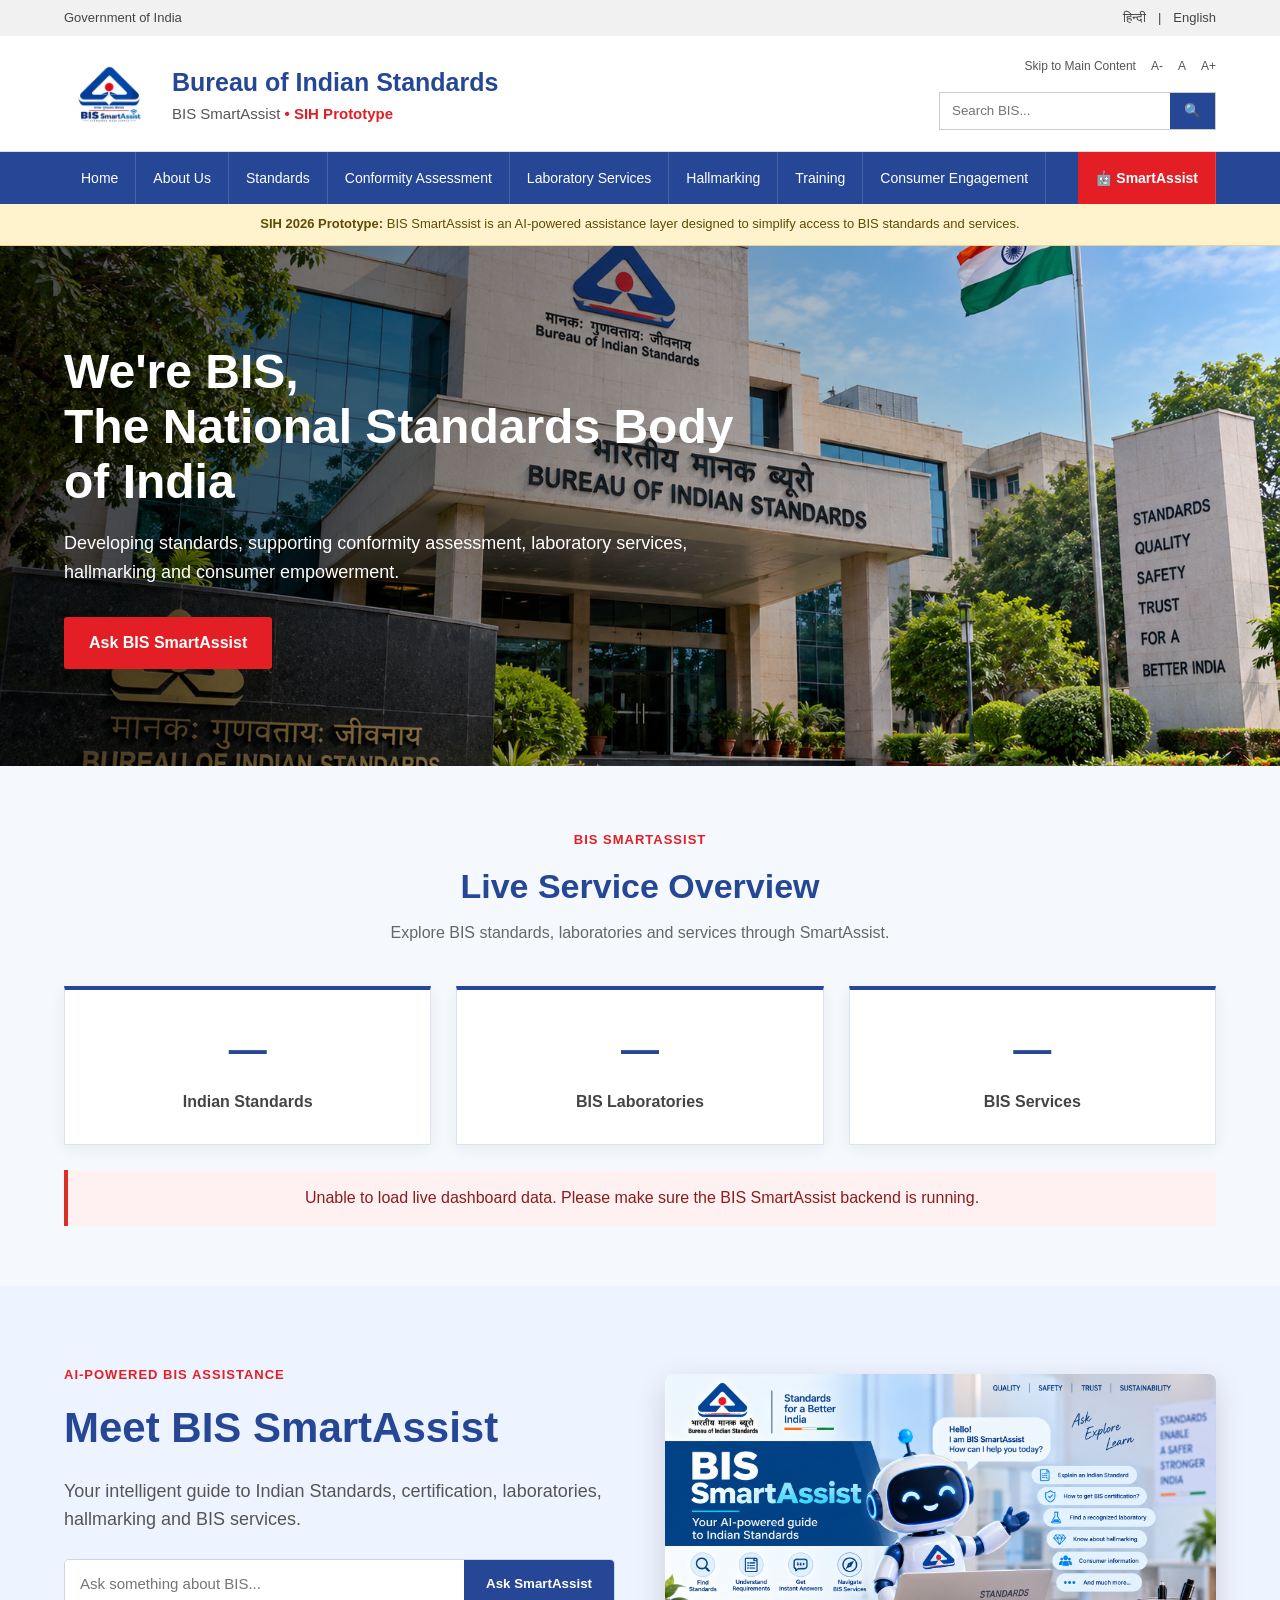
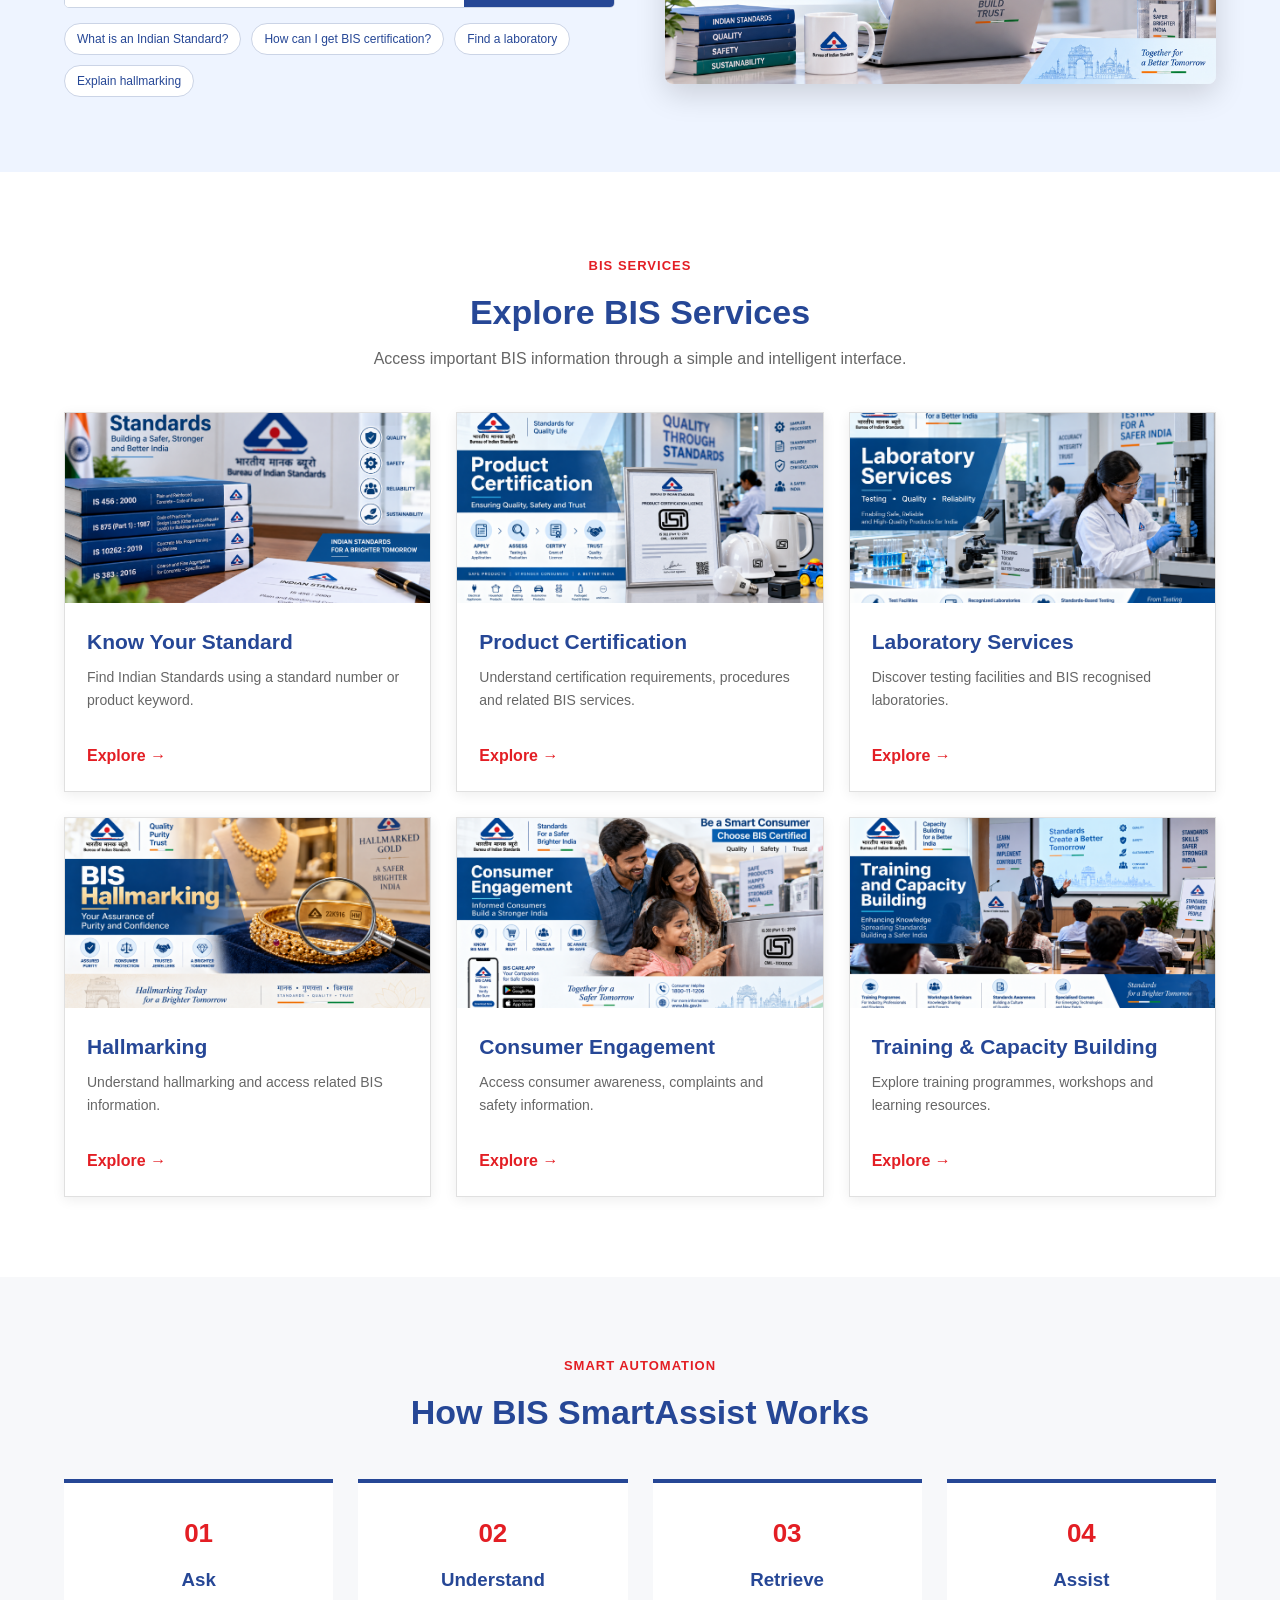
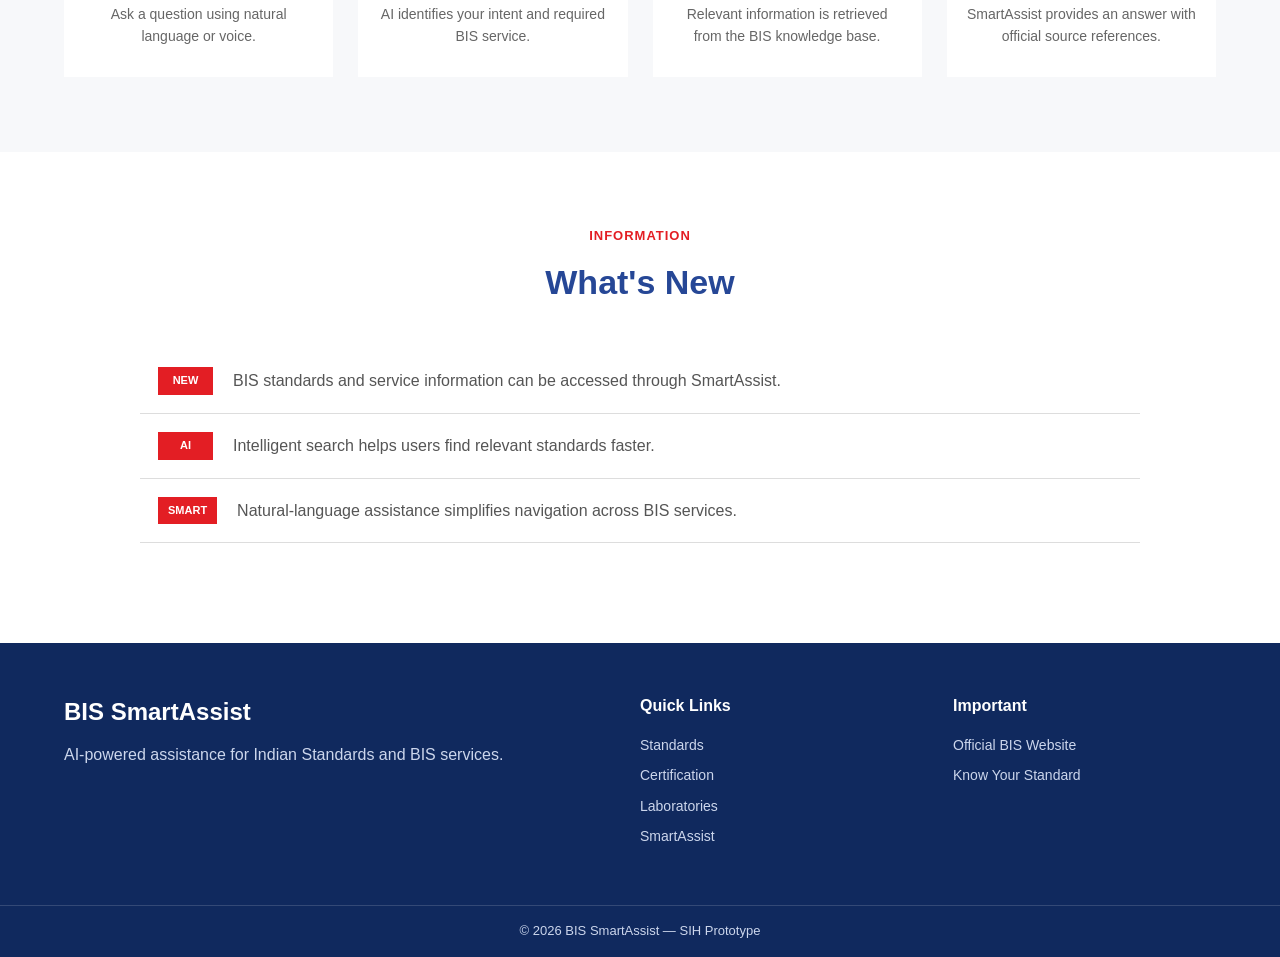
<file: index.html>
<!DOCTYPE html>
<html lang="en">

<head>

    <meta charset="UTF-8">

    <meta name="viewport"
          content="width=device-width, initial-scale=1.0">

    <title>BIS SmartAssist | SIH Prototype</title>

    <link rel="stylesheet"
          href="css/style.css">

    <style>

        /* =====================================================
           LIVE DASHBOARD
        ===================================================== */

        .dashboard-section {

            padding: 60px 0;

            background: #f5f8fd;

        }


        .dashboard-stats {

            display: grid;

            grid-template-columns:
            repeat(3, 1fr);

            gap: 25px;

            margin-top: 35px;

        }


        .dashboard-stat {

            background: white;

            padding: 30px;

            text-align: center;

            border: 1px solid #dbe3f0;

            border-top: 4px solid #264796;

            box-shadow:
                0 4px 15px rgba(0, 0, 0, 0.06);

        }


        .stat-number {

            font-size: 38px;

            font-weight: 700;

            color: #264796;

            margin-bottom: 8px;

        }


        .stat-label {

            font-size: 16px;

            font-weight: 600;

            color: #444;

        }


        .dashboard-error {

            text-align: center;

            color: #8a1c1c;

            background: #fff1f1;

            border-left: 4px solid #d93025;

            padding: 15px;

            margin-top: 25px;

            display: none;

        }


        @media (max-width: 800px) {

            .dashboard-stats {

                grid-template-columns: 1fr;

            }

        }

    </style>

</head>


<body>


<!-- =====================================================
     GOVERNMENT BAR
===================================================== -->

<div class="gov-bar">

    <div>
        Government of India
    </div>

    <div>

        <a href="#">
            हिन्दी
        </a>

        <span>|</span>

        <a href="#">
            English
        </a>

    </div>

</div>


<!-- =====================================================
     HEADER
===================================================== -->

<header class="header">

    <div class="header-container">


        <div class="brand">

            <img
                src="assets/bis-logo.png"
                alt="BIS SmartAssist"
                class="logo"
            >


            <div class="brand-text">

                <h1>
                    Bureau of Indian Standards
                </h1>

                <p>

                    BIS SmartAssist

                    <span>
                        • SIH Prototype
                    </span>

                </p>

            </div>

        </div>


        <div class="header-right">


            <div class="top-links">

                <a href="#">
                    Skip to Main Content
                </a>

                <a href="#">
                    A-
                </a>

                <a href="#">
                    A
                </a>

                <a href="#">
                    A+
                </a>

            </div>


            <div class="search-box">

                <input
                    type="text"
                    placeholder="Search BIS..."
                >

                <button>
                    🔍
                </button>

            </div>


        </div>


    </div>

</header>


<!-- =====================================================
     NAVIGATION
===================================================== -->

<nav class="navbar">

    <div class="nav-container">


        <a href="index.html">
            Home
        </a>


        <a href="#">
            About Us
        </a>


        <a href="pages/standards.html">
            Standards
        </a>


        <a href="pages/certification.html">
            Conformity Assessment
        </a>


        <a href="pages/laboratories.html">
            Laboratory Services
        </a>


        <a href="pages/hallmarking.html">
            Hallmarking
        </a>


        <a href="pages/training.html">
            Training
        </a>


        <a href="pages/consumer.html">
            Consumer Engagement
        </a>


        <a href="pages/assistant.html"
           class="ai-nav">

            🤖 SmartAssist

        </a>


    </div>

</nav>


<!-- =====================================================
     PROTOTYPE NOTICE
===================================================== -->

<div class="prototype-bar">

    <strong>
        SIH 2026 Prototype:
    </strong>

    BIS SmartAssist is an AI-powered assistance layer
    designed to simplify access to BIS standards and services.

</div>


<!-- =====================================================
     HERO
===================================================== -->

<section class="hero">


    <img
        src="assets/bis-building.jpg.png"
        alt="BIS Building"
    >


    <div class="hero-overlay">


        <div class="hero-content">


            <h2>

                We're BIS,

                <br>

                The National Standards Body of India

            </h2>


            <p>

                Developing standards, supporting conformity assessment,
                laboratory services, hallmarking and consumer empowerment.

            </p>


            <a
                href="pages/assistant.html"
                class="hero-button"
            >

                Ask BIS SmartAssist

            </a>


        </div>


    </div>


</section>


<!-- =====================================================
     LIVE DASHBOARD
===================================================== -->

<section class="dashboard-section">


    <div class="section-container">


        <div class="section-heading">


            <span>
                BIS SMARTASSIST
            </span>


            <h2>
                Live Service Overview
            </h2>


            <p>

                Explore BIS standards, laboratories and services
                through SmartAssist.

            </p>


        </div>


        <div class="dashboard-stats">


            <!-- STANDARDS -->

            <div class="dashboard-stat">

                <div
                    class="stat-number"
                    id="standardsCount"
                >
                    —
                </div>


                <div class="stat-label">

                    Indian Standards

                </div>

            </div>


            <!-- LABORATORIES -->

            <div class="dashboard-stat">

                <div
                    class="stat-number"
                    id="labsCount"
                >
                    —
                </div>


                <div class="stat-label">

                    BIS Laboratories

                </div>

            </div>


            <!-- SERVICES -->

            <div class="dashboard-stat">

                <div
                    class="stat-number"
                    id="servicesCount"
                >
                    —
                </div>


                <div class="stat-label">

                    BIS Services

                </div>

            </div>


        </div>


        <div
            id="dashboardError"
            class="dashboard-error"
        >

            Unable to load live dashboard data.
            Please make sure the BIS SmartAssist backend is running.

        </div>


    </div>

</section>


<!-- =====================================================
     AI ASSISTANT
===================================================== -->

<section class="smartassist-section">


    <div class="section-container">


        <div class="smartassist-content">


            <span class="section-label">

                AI-POWERED BIS ASSISTANCE

            </span>


            <h2>

                Meet BIS SmartAssist

            </h2>


            <p>

                Your intelligent guide to Indian Standards,
                certification, laboratories, hallmarking
                and BIS services.

            </p>


            <div class="assistant-search">


                <input
                    id="homeQuestion"
                    type="text"
                    placeholder="Ask something about BIS..."
                >


                <button
                    onclick="askHomeQuestion()"
                >

                    Ask SmartAssist

                </button>


            </div>


            <div class="suggested-questions">


                <button
                    onclick="setQuestion('What is an Indian Standard?')"
                >

                    What is an Indian Standard?

                </button>


                <button
                    onclick="setQuestion('How can I get BIS certification?')"
                >

                    How can I get BIS certification?

                </button>


                <button
                    onclick="setQuestion('How can I find a BIS laboratory?')"
                >

                    Find a laboratory

                </button>


                <button
                    onclick="setQuestion('What is BIS hallmarking?')"
                >

                    Explain hallmarking

                </button>


            </div>


        </div>


        <div class="smartassist-image">


            <img
                src="assets/smart-assistant.png"
                alt="BIS SmartAssist AI"
            >


        </div>


    </div>


</section>


<!-- =====================================================
     SERVICES
===================================================== -->

<section class="services-section">


    <div class="section-container">


        <div class="section-heading">


            <span>
                BIS SERVICES
            </span>


            <h2>
                Explore BIS Services
            </h2>


            <p>

                Access important BIS information through
                a simple and intelligent interface.

            </p>


        </div>


        <div class="service-grid">


            <!-- STANDARD -->

            <div class="service-card">


                <img
                    src="assets/standards.jpg.png"
                    alt="Standards"
                >


                <div class="card-content">


                    <h3>
                        Know Your Standard
                    </h3>


                    <p>

                        Find Indian Standards using a
                        standard number or product keyword.

                    </p>


                    <a href="pages/standards.html">
                        Explore →
                    </a>


                </div>


            </div>


            <!-- CERTIFICATION -->

            <div class="service-card">


                <img
                    src="assets/certification.jpg.png"
                    alt="Product Certification"
                >


                <div class="card-content">


                    <h3>
                        Product Certification
                    </h3>


                    <p>

                        Understand certification requirements,
                        procedures and related BIS services.

                    </p>


                    <a href="pages/certification.html">
                        Explore →
                    </a>


                </div>


            </div>


            <!-- LABORATORY -->

            <div class="service-card">


                <img
                    src="assets/laboratory.jpg.png"
                    alt="Laboratory Services"
                >


                <div class="card-content">


                    <h3>
                        Laboratory Services
                    </h3>


                    <p>

                        Discover testing facilities and
                        BIS recognised laboratories.

                    </p>


                    <a href="pages/laboratories.html">
                        Explore →
                    </a>


                </div>


            </div>


            <!-- HALLMARKING -->

            <div class="service-card">


                <img
                    src="assets/hallmarking.jpg.png"
                    alt="Hallmarking"
                >


                <div class="card-content">


                    <h3>
                        Hallmarking
                    </h3>


                    <p>

                        Understand hallmarking and
                        access related BIS information.

                    </p>


                    <a href="pages/hallmarking.html">
                        Explore →
                    </a>


                </div>


            </div>


            <!-- CONSUMER -->

            <div class="service-card">


                <img
                    src="assets/consumer.jpg.png"
                    alt="Consumer Engagement"
                >


                <div class="card-content">


                    <h3>
                        Consumer Engagement
                    </h3>


                    <p>

                        Access consumer awareness,
                        complaints and safety information.

                    </p>


                    <a href="pages/consumer.html">
                        Explore →
                    </a>


                </div>


            </div>


            <!-- TRAINING -->

            <div class="service-card">


                <img
                    src="assets/training.jpg.png"
                    alt="Training"
                >


                <div class="card-content">


                    <h3>
                        Training & Capacity Building
                    </h3>


                    <p>

                        Explore training programmes,
                        workshops and learning resources.

                    </p>


                    <a href="pages/training.html">
                        Explore →
                    </a>


                </div>


            </div>


        </div>


    </div>


</section>


<!-- =====================================================
     HOW SMARTASSIST WORKS
===================================================== -->

<section class="how-section">


    <div class="section-container">


        <div class="section-heading">


            <span>
                SMART AUTOMATION
            </span>


            <h2>
                How BIS SmartAssist Works
            </h2>


        </div>


        <div class="steps">


            <div class="step">


                <div class="step-number">
                    01
                </div>


                <h3>
                    Ask
                </h3>


                <p>

                    Ask a question using natural language
                    or voice.

                </p>


            </div>


            <div class="step">


                <div class="step-number">
                    02
                </div>


                <h3>
                    Understand
                </h3>


                <p>

                    AI identifies your intent and
                    required BIS service.

                </p>


            </div>


            <div class="step">


                <div class="step-number">
                    03
                </div>


                <h3>
                    Retrieve
                </h3>


                <p>

                    Relevant information is retrieved
                    from the BIS knowledge base.

                </p>


            </div>


            <div class="step">


                <div class="step-number">
                    04
                </div>


                <h3>
                    Assist
                </h3>


                <p>

                    SmartAssist provides an answer
                    with official source references.

                </p>


            </div>


        </div>


    </div>


</section>


<!-- =====================================================
     WHAT'S NEW
===================================================== -->

<section class="news-section">


    <div class="section-container">


        <div class="section-heading">


            <span>
                INFORMATION
            </span>


            <h2>
                What's New
            </h2>


        </div>


        <div class="news-list">


            <div class="news-item">


                <span>
                    NEW
                </span>


                <p>

                    BIS standards and service information
                    can be accessed through SmartAssist.

                </p>


            </div>


            <div class="news-item">


                <span>
                    AI
                </span>


                <p>

                    Intelligent search helps users find
                    relevant standards faster.

                </p>


            </div>


            <div class="news-item">


                <span>
                    SMART
                </span>


                <p>

                    Natural-language assistance simplifies
                    navigation across BIS services.

                </p>


            </div>


        </div>


    </div>


</section>


<!-- =====================================================
     FOOTER
===================================================== -->

<footer>


    <div class="footer-container">


        <div>


            <h3>
                BIS SmartAssist
            </h3>


            <p>

                AI-powered assistance for Indian Standards
                and BIS services.

            </p>


        </div>


        <div>


            <h4>
                Quick Links
            </h4>


            <a href="pages/standards.html">
                Standards
            </a>


            <a href="pages/certification.html">
                Certification
            </a>


            <a href="pages/laboratories.html">
                Laboratories
            </a>


            <a href="pages/assistant.html">
                SmartAssist
            </a>


        </div>


        <div>


            <h4>
                Important
            </h4>


            <a
                href="https://www.bis.gov.in/?lang=en"
                target="_blank"
            >

                Official BIS Website

            </a>


            <a
                href="https://www.bis.gov.in/know-your-standard/?lang=en"
                target="_blank"
            >

                Know Your Standard

            </a>


        </div>


    </div>


    <div class="footer-bottom">

        © 2026 BIS SmartAssist — SIH Prototype

    </div>


</footer>


<!-- =====================================================
     DASHBOARD API
===================================================== -->

<script>

const DASHBOARD_API =
    "http://127.0.0.1:8000/api/dashboard";


async function loadDashboard() {

    try {


        const response =
            await fetch(DASHBOARD_API);


        if (!response.ok) {

            throw new Error(
                "Unable to load dashboard data."
            );

        }


        const data =
            await response.json();


        const dashboard =
            data.dashboard;


        const statistics =
            dashboard.statistics;


        /*
         * Update live statistics
         */

        document.getElementById(
            "standardsCount"
        ).textContent =
            statistics.standards;


        document.getElementById(
            "labsCount"
        ).textContent =
            statistics.laboratories;


        document.getElementById(
            "servicesCount"
        ).textContent =
            statistics.services;


    }

    catch (error) {


        console.error(
            "Dashboard API Error:",
            error
        );


        document.getElementById(
            "dashboardError"
        ).style.display =
            "block";


        document.getElementById(
            "standardsCount"
        ).textContent =
            "—";


        document.getElementById(
            "labsCount"
        ).textContent =
            "—";


        document.getElementById(
            "servicesCount"
        ).textContent =
            "—";

    }

}


/*
 * Load dashboard when page opens
 */

loadDashboard();

</script>


<!-- =====================================================
     EXISTING JAVASCRIPT
===================================================== -->

<script src="js/script.js"></script>


</body>

</html>
</file>
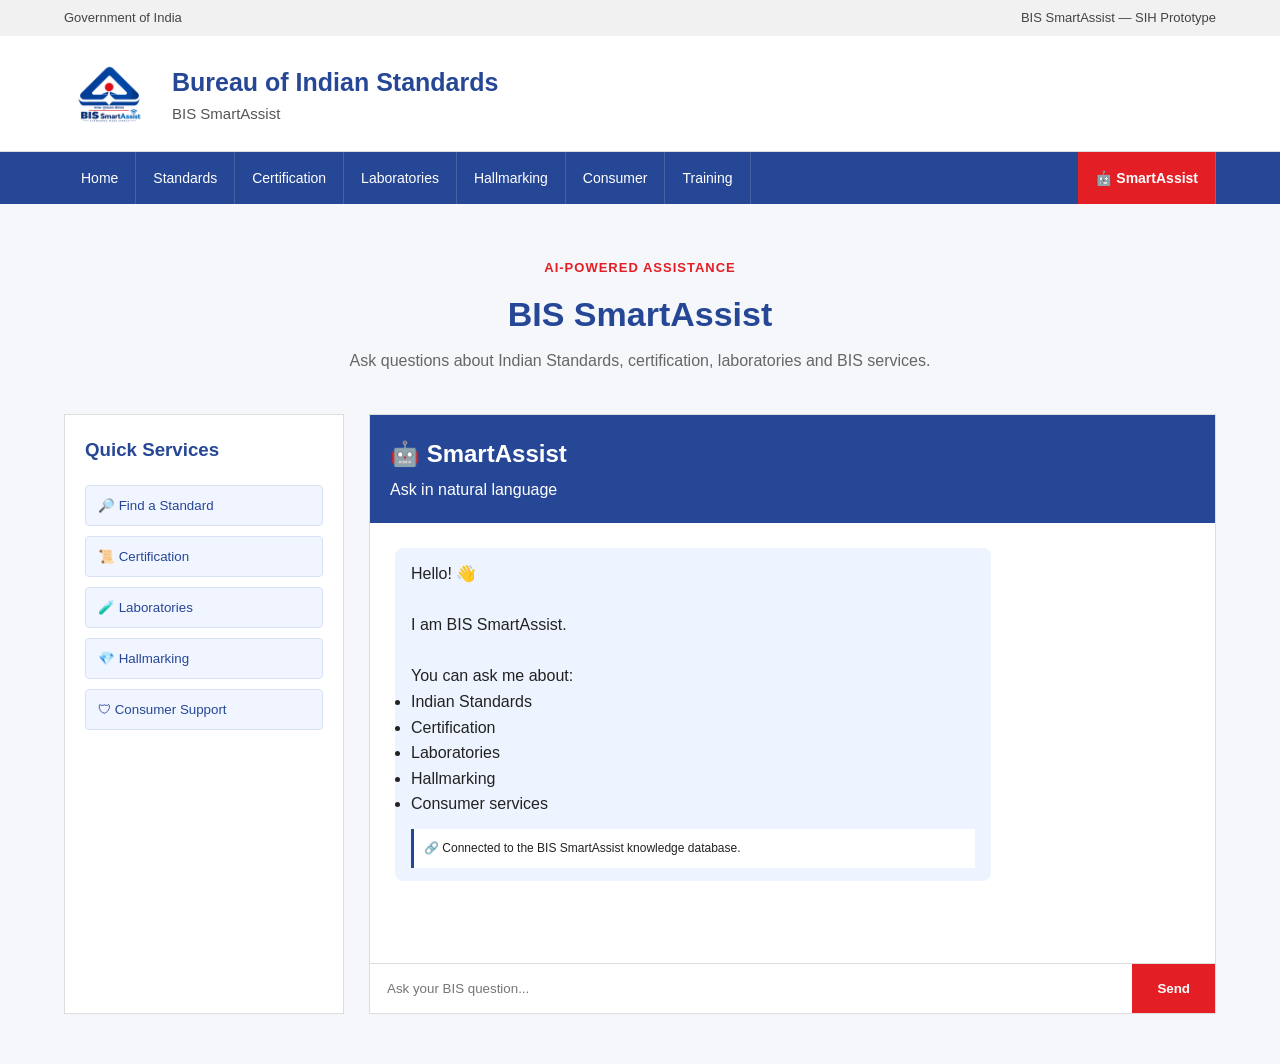
<file: pages/assistant.html>
<!DOCTYPE html>
<html lang="en">

<head>

    <meta charset="UTF-8">

    <meta
        name="viewport"
        content="width=device-width, initial-scale=1.0"
    >

    <title>BIS SmartAssist</title>

    <link
        rel="stylesheet"
        href="../css/style.css"
    >

    <style>

        .assistant-page {

            padding: 50px 0;

            background: #f5f7fb;

            min-height: 700px;

        }

        .assistant-layout {

            display: grid;

            grid-template-columns: 280px 1fr;

            gap: 25px;

        }

        .assistant-sidebar {

            background: white;

            border: 1px solid #ddd;

            padding: 20px;

        }

        .assistant-sidebar h3 {

            color: #264796;

            margin-bottom: 20px;

        }

        .quick-option {

            display: block;

            width: 100%;

            text-align: left;

            padding: 12px;

            margin-bottom: 10px;

            background: #f1f5ff;

            border: 1px solid #d9e2f5;

            color: #264796;

            cursor: pointer;

            border-radius: 4px;

        }

        .quick-option:hover {

            background: #e5edff;

        }

        .chat-container {

            background: white;

            border: 1px solid #ddd;

            display: flex;

            flex-direction: column;

            min-height: 600px;

        }

        .chat-header {

            background: #264796;

            color: white;

            padding: 20px;

        }

        .chat-header h2 {

            margin-bottom: 4px;

        }

        .chat-body {

            flex: 1;

            padding: 25px;

            overflow-y: auto;

        }

        .message {

            max-width: 75%;

            padding: 13px 16px;

            margin-bottom: 15px;

            border-radius: 8px;

            line-height: 1.6;

        }

        .bot-message {

            background: #eef4ff;

            color: #222;

        }

        .user-message {

            background: #264796;

            color: white;

            margin-left: auto;

        }

        .chat-input {

            display: flex;

            border-top: 1px solid #ddd;

        }

        .chat-input input {

            flex: 1;

            border: none;

            outline: none;

            padding: 17px;

        }

        .chat-input button {

            border: none;

            background: #e31e24;

            color: white;

            padding: 0 25px;

            cursor: pointer;

            font-weight: bold;

        }

        .chat-input button:hover {

            background: #c91b20;

        }

        .source-box {

            margin-top: 12px;

            padding: 10px;

            border-left: 3px solid #264796;

            background: white;

            font-size: 12px;

        }

        .source-box a {

            color: #264796;

            font-weight: bold;

            text-decoration: none;

        }

        .source-box a:hover {

            text-decoration: underline;

        }

        .standard-result {

            margin-top: 15px;

            padding: 15px;

            background: white;

            border: 1px solid #d9e2f5;

            border-radius: 6px;

        }

        .standard-result-number {

            color: #e31e24;

            font-weight: bold;

            font-size: 14px;

        }

        .standard-result h4 {

            color: #264796;

            margin: 6px 0;

        }

        .standard-result p {

            margin-bottom: 8px;

        }

        .standard-result a {

            color: #264796;

            font-size: 13px;

            font-weight: bold;

        }

        .typing {

            color: #666;

            font-style: italic;

        }

        @media(max-width:800px) {

            .assistant-layout {

                grid-template-columns: 1fr;

            }

            .message {

                max-width: 90%;

            }

        }

    </style>

</head>


<body>


<!-- GOVERNMENT BAR -->

<div class="gov-bar">

    <div>
        Government of India
    </div>

    <div>
        BIS SmartAssist — SIH Prototype
    </div>

</div>


<!-- HEADER -->

<header class="header">

    <div class="header-container">

        <div class="brand">

            <img
                src="../assets/bis-logo.png"
                class="logo"
                alt="BIS SmartAssist"
            >

            <div class="brand-text">

                <h1>
                    Bureau of Indian Standards
                </h1>

                <p>
                    BIS SmartAssist
                </p>

            </div>

        </div>

    </div>

</header>


<!-- NAV -->

<nav class="navbar">

    <div class="nav-container">

        <a href="../index.html">
            Home
        </a>

        <a href="standards.html">
            Standards
        </a>

        <a href="certification.html">
            Certification
        </a>

        <a href="laboratories.html">
            Laboratories
        </a>

        <a href="hallmarking.html">
            Hallmarking
        </a>

        <a href="consumer.html">
            Consumer
        </a>

        <a href="training.html">
            Training
        </a>

        <a href="assistant.html" class="ai-nav">
            🤖 SmartAssist
        </a>

    </div>

</nav>


<!-- ASSISTANT -->

<section class="assistant-page">

    <div class="section-container">

        <div class="section-heading">

            <span>
                AI-POWERED ASSISTANCE
            </span>

            <h2>
                BIS SmartAssist
            </h2>

            <p>
                Ask questions about Indian Standards,
                certification, laboratories and BIS services.
            </p>

        </div>


        <div class="assistant-layout">


            <!-- SIDEBAR -->

            <aside class="assistant-sidebar">

                <h3>
                    Quick Services
                </h3>

                <button
                    class="quick-option"
                    onclick="askQuestion('Find an Indian Standard')"
                >
                    🔎 Find a Standard
                </button>

                <button
                    class="quick-option"
                    onclick="askQuestion('How can I get BIS certification?')"
                >
                    📜 Certification
                </button>

                <button
                    class="quick-option"
                    onclick="askQuestion('Find a BIS recognised laboratory')"
                >
                    🧪 Laboratories
                </button>

                <button
                    class="quick-option"
                    onclick="askQuestion('Explain BIS hallmarking')"
                >
                    💎 Hallmarking
                </button>

                <button
                    class="quick-option"
                    onclick="askQuestion('How can I file a BIS complaint?')"
                >
                    🛡 Consumer Support
                </button>

            </aside>


            <!-- CHAT -->

            <div class="chat-container">

                <div class="chat-header">

                    <h2>
                        🤖 SmartAssist
                    </h2>

                    <p>
                        Ask in natural language
                    </p>

                </div>


                <div
                    class="chat-body"
                    id="chatBody"
                >

                    <div class="message bot-message">

                        Hello! 👋

                        <br><br>

                        I am BIS SmartAssist.

                        <br><br>

                        You can ask me about:

                        <ul>

                            <li>Indian Standards</li>

                            <li>Certification</li>

                            <li>Laboratories</li>

                            <li>Hallmarking</li>

                            <li>Consumer services</li>

                        </ul>

                        <div class="source-box">

                            🔗 Connected to the BIS SmartAssist
                            knowledge database.

                        </div>

                    </div>

                </div>


                <div class="chat-input">

                    <input
                        id="questionInput"
                        type="text"
                        placeholder="Ask your BIS question..."
                        onkeydown="handleEnter(event)"
                    >

                    <button onclick="sendQuestion()">
                        Send
                    </button>

                </div>

            </div>

        </div>

    </div>

</section>


<script>


/* =========================================================
   BIS SMARTASSIST
   Dynamic connection to FastAPI backend
   ========================================================= */


const API_URL =
    "http://127.0.0.1:8000/api/standards";


/* =========================================================
   OFFICIAL BIS LINKS
   ========================================================= */


const BIS_LINKS = {

    standards:
        "https://www.bis.gov.in/know-your-standard/?lang=en",

    certification:
        "https://www.bis.gov.in/product-certification/product-certification-process/?lang=en",

    apply:
        "https://www.bis.gov.in/apply-for-a-license/?lang=en",

    laboratories:
        "https://lims.bis.gov.in/home/labs/",

    hallmarking:
        "https://www.bis.gov.in/hallmarking-overview/hallmarking-faq/?lang=en",

    complaints:
        "https://www.bis.gov.in/consumer-overview/online-complaint-registration/?lang=en"

};


/* =========================================================
   SECURITY
   ========================================================= */


function escapeHtml(value) {

    if (
        value === null ||
        value === undefined
    ) {

        return "";

    }

    return String(value)

        .replace(/&/g, "&amp;")

        .replace(/</g, "&lt;")

        .replace(/>/g, "&gt;")

        .replace(/"/g, "&quot;")

        .replace(/'/g, "&#039;");

}


/* =========================================================
   ASK QUESTION
   ========================================================= */


function askQuestion(question) {

    document.getElementById(
        "questionInput"
    ).value = question;

    sendQuestion();

}


/* =========================================================
   ENTER KEY
   ========================================================= */


function handleEnter(event) {

    if (event.key === "Enter") {

        sendQuestion();

    }

}


/* =========================================================
   ADD MESSAGE
   ========================================================= */


function addMessage(
    message,
    type
) {

    const chat =
        document.getElementById(
            "chatBody"
        );

    const div =
        document.createElement("div");

    div.className =
        "message " + type;

    div.innerHTML =
        message;

    chat.appendChild(div);

    chat.scrollTop =
        chat.scrollHeight;

}


/* =========================================================
   SHOW TYPING
   ========================================================= */


function showTyping() {

    const chat =
        document.getElementById(
            "chatBody"
        );

    const div =
        document.createElement("div");

    div.id = "typingMessage";

    div.className =
        "message bot-message typing";

    div.innerHTML =
        "🔎 Searching BIS information...";

    chat.appendChild(div);

    chat.scrollTop =
        chat.scrollHeight;

}


/* =========================================================
   REMOVE TYPING
   ========================================================= */


function removeTyping() {

    const typing =
        document.getElementById(
            "typingMessage"
        );

    if (typing) {

        typing.remove();

    }

}


/* =========================================================
   DETECT SEARCH TERMS
   ========================================================= */


function detectSearchTerm(question) {

    const text =
        question.toLowerCase();


    /* Known BIS-related examples */

    if (
        text.includes("drinking water") ||
        text.includes("water")
    ) {

        return "water";

    }


    if (
        text.includes("concrete") ||
        text.includes("cement")
    ) {

        return "concrete";

    }


    if (
        text.includes("electrical") ||
        text.includes("electric") ||
        text.includes("appliance") ||
        text.includes("kettle") ||
        text.includes("iron")
    ) {

        return "electrical";

    }


    if (
        text.includes("hallmark") ||
        text.includes("gold") ||
        text.includes("jewellery") ||
        text.includes("jewelry")
    ) {

        return "gold";

    }


    return "";

}


/* =========================================================
   SEARCH BIS DATABASE
   ========================================================= */


async function searchBIS(question) {

    const searchTerm =
        detectSearchTerm(question);


    let url =
        API_URL;


    if (searchTerm !== "") {

        url +=
            "?q=" +
            encodeURIComponent(searchTerm);

    }


    const response =
        await fetch(url);


    if (!response.ok) {

        throw new Error(
            "BIS API returned " +
            response.status
        );

    }


    const data =
        await response.json();


    return data.standards || [];

}


/* =========================================================
   STANDARD RESULT CARD
   ========================================================= */


function standardCard(item) {

    const number =
        escapeHtml(item.is_number);

    const title =
        escapeHtml(item.title);

    const description =
        escapeHtml(item.description);

    const category =
        escapeHtml(item.category);

    const status =
        escapeHtml(item.status);

    const year =
        escapeHtml(item.year);

    const officialUrl =
        escapeHtml(item.official_url);


    return `

        <div class="standard-result">

            <div class="standard-result-number">

                ${number}

            </div>

            <h4>
                ${title}
            </h4>

            <p>
                ${description}
            </p>

            <small>

                <strong>Category:</strong>
                ${category}

                &nbsp; | &nbsp;

                <strong>Status:</strong>
                ${status}

                &nbsp; | &nbsp;

                <strong>Year:</strong>
                ${year}

            </small>

            <br><br>

            <a
                href="${officialUrl}"
                target="_blank"
                rel="noopener noreferrer"
            >
                View Official BIS Source →
            </a>

        </div>

    `;

}


/* =========================================================
   STANDARD ANSWER
   ========================================================= */


function createStandardAnswer(
    question,
    standards
) {

    if (
        !standards ||
        standards.length === 0
    ) {

        return `

            I could not find a matching
            standard in the current BIS
            SmartAssist database.

            <br><br>

            You can search the official
            BIS Know Your Standard portal
            for a wider range of standards.

            <div class="source-box">

                Source:
                <a
                    href="${BIS_LINKS.standards}"
                    target="_blank"
                >
                    BIS Know Your Standard
                </a>

            </div>

        `;

    }


    let answer = `

        I found
        <strong>${standards.length}</strong>
        relevant BIS standard(s)
        in the SmartAssist database.

    `;


    standards
        .slice(0, 5)
        .forEach(item => {

            answer +=
                standardCard(item);

        });


    answer += `

        <div class="source-box">

            Source:
            BIS SmartAssist Standards Database

            <br>

            <a
                href="${BIS_LINKS.standards}"
                target="_blank"
                rel="noopener noreferrer"
            >
                Open Official BIS Know Your Standard →
            </a>

        </div>

    `;


    return answer;

}


/* =========================================================
   CERTIFICATION RESPONSE
   ========================================================= */


function certificationAnswer(
    standards
) {

    let answer = `

        <strong>BIS Certification Guidance</strong>

        <br><br>

        The certification journey generally
        starts by identifying the applicable
        Indian Standard for the product.

        <br><br>

        <strong>Typical next steps:</strong>

        <ol>

            <li>
                Identify the applicable Indian Standard.
            </li>

            <li>
                Review manufacturing,
                process-control,
                quality-control and testing
                requirements.
            </li>

            <li>
                Prepare the required
                manufacturing and testing
                capabilities.
            </li>

            <li>
                Complete BIS assessment
                and conformity testing.
            </li>

            <li>
                Apply through the appropriate
                official BIS service.
            </li>

        </ol>

    `;


    if (
        standards &&
        standards.length > 0
    ) {

        answer += `

            <br>

            <strong>
                Relevant standard found:
            </strong>

        `;


        standards
            .slice(0, 3)
            .forEach(item => {

                answer +=
                    standardCard(item);

            });

    }


    answer += `

        <div class="source-box">

            Official BIS Certification Process:

            <br>

            <a
                href="${BIS_LINKS.certification}"
                target="_blank"
                rel="noopener noreferrer"
            >
                View Certification Process →
            </a>

            <br><br>

            <a
                href="${BIS_LINKS.apply}"
                target="_blank"
                rel="noopener noreferrer"
            >
                Apply / View Official Guidance →
            </a>

        </div>

    `;


    return answer;

}


/* =========================================================
   LABORATORY RESPONSE
   ========================================================= */


function laboratoryAnswer() {

    return `

        <strong>BIS Laboratory Services</strong>

        <br><br>

        BIS provides laboratory information
        through its Laboratory Information
        Management System (LIMS).

        <br><br>

        You can search for BIS recognised
        laboratories and view their testing
        scope.

        <div class="source-box">

            Official BIS LIMS:

            <br>

            <a
                href="${BIS_LINKS.laboratories}"
                target="_blank"
                rel="noopener noreferrer"
            >
                Find BIS Recognised Laboratories →
            </a>

        </div>

    `;

}


/* =========================================================
   HALLMARKING RESPONSE
   ========================================================= */


function hallmarkingAnswer() {

    return `

        <strong>BIS Hallmarking</strong>

        <br><br>

        Hallmarking is the official
        determination and recording of the
        precious-metal content of articles.

        <br><br>

        BIS currently provides hallmarking
        information for precious metals such
        as gold and silver.

        <div class="source-box">

            Official BIS Hallmarking FAQ:

            <br>

            <a
                href="${BIS_LINKS.hallmarking}"
                target="_blank"
                rel="noopener noreferrer"
            >
                View Hallmarking Information →
            </a>

        </div>

    `;

}


/* =========================================================
   CONSUMER RESPONSE
   ========================================================= */


function consumerAnswer() {

    return `

        <strong>BIS Consumer Support</strong>

        <br><br>

        If you want to report a BIS-related
        consumer issue, BIS provides an
        online complaint registration process.

        <div class="source-box">

            Official BIS Complaint Registration:

            <br>

            <a
                href="${BIS_LINKS.complaints}"
                target="_blank"
                rel="noopener noreferrer"
            >
                Register / View Complaint Guidance →
            </a>

        </div>

    `;

}


/* =========================================================
   MAIN QUESTION PROCESSOR
   ========================================================= */


async function processQuestion(question) {

    const text =
        question.toLowerCase();


    /*
        LABORATORY
    */

    if (
        text.includes("laboratory") ||
        text.includes("lab") ||
        text.includes("testing laboratory")
    ) {

        return laboratoryAnswer();

    }


    /*
        HALLMARKING
    */

    if (
        text.includes("hallmark") ||
        text.includes("gold") ||
        text.includes("jewellery") ||
        text.includes("jewelry")
    ) {

        return hallmarkingAnswer();

    }


    /*
        CONSUMER / COMPLAINT
    */

    if (
        text.includes("complaint") ||
        text.includes("consumer")
    ) {

        return consumerAnswer();

    }


    /*
        CERTIFICATION
    */

    if (
        text.includes("certification") ||
        text.includes("certify") ||
        text.includes("bis licence") ||
        text.includes("bis license") ||
        text.includes("isi mark")
    ) {

        const standards =
            await searchBIS(question);

        return certificationAnswer(
            standards
        );

    }


    /*
        STANDARD SEARCH
    */

    const standards =
        await searchBIS(question);


    return createStandardAnswer(
        question,
        standards
    );

}


/* =========================================================
   SEND QUESTION
   ========================================================= */


async function sendQuestion() {

    const input =
        document.getElementById(
            "questionInput"
        );


    const question =
        input.value.trim();


    if (!question) {

        return;

    }


    /*
        USER MESSAGE
    */

    addMessage(
        escapeHtml(question),
        "user-message"
    );


    input.value = "";


    /*
        SHOW SEARCH STATUS
    */

    showTyping();


    try {

        const answer =
            await processQuestion(
                question
            );


        removeTyping();


        addMessage(
            answer,
            "bot-message"
        );


    }

    catch (error) {

        console.error(
            "SmartAssist Error:",
            error
        );


        removeTyping();


        addMessage(

            `

                <strong>
                    ⚠️ Unable to connect
                </strong>

                <br><br>

                SmartAssist could not connect
                to the BIS backend.

                <br><br>

                Please make sure FastAPI is
                running at:

                <br><br>

                <strong>
                    http://127.0.0.1:8000
                </strong>

                <div class="source-box">

                    Try again after starting
                    the BIS SmartAssist backend.

                </div>

            `,

            "bot-message"

        );

    }

}


</script>


</body>

</html>
</file>
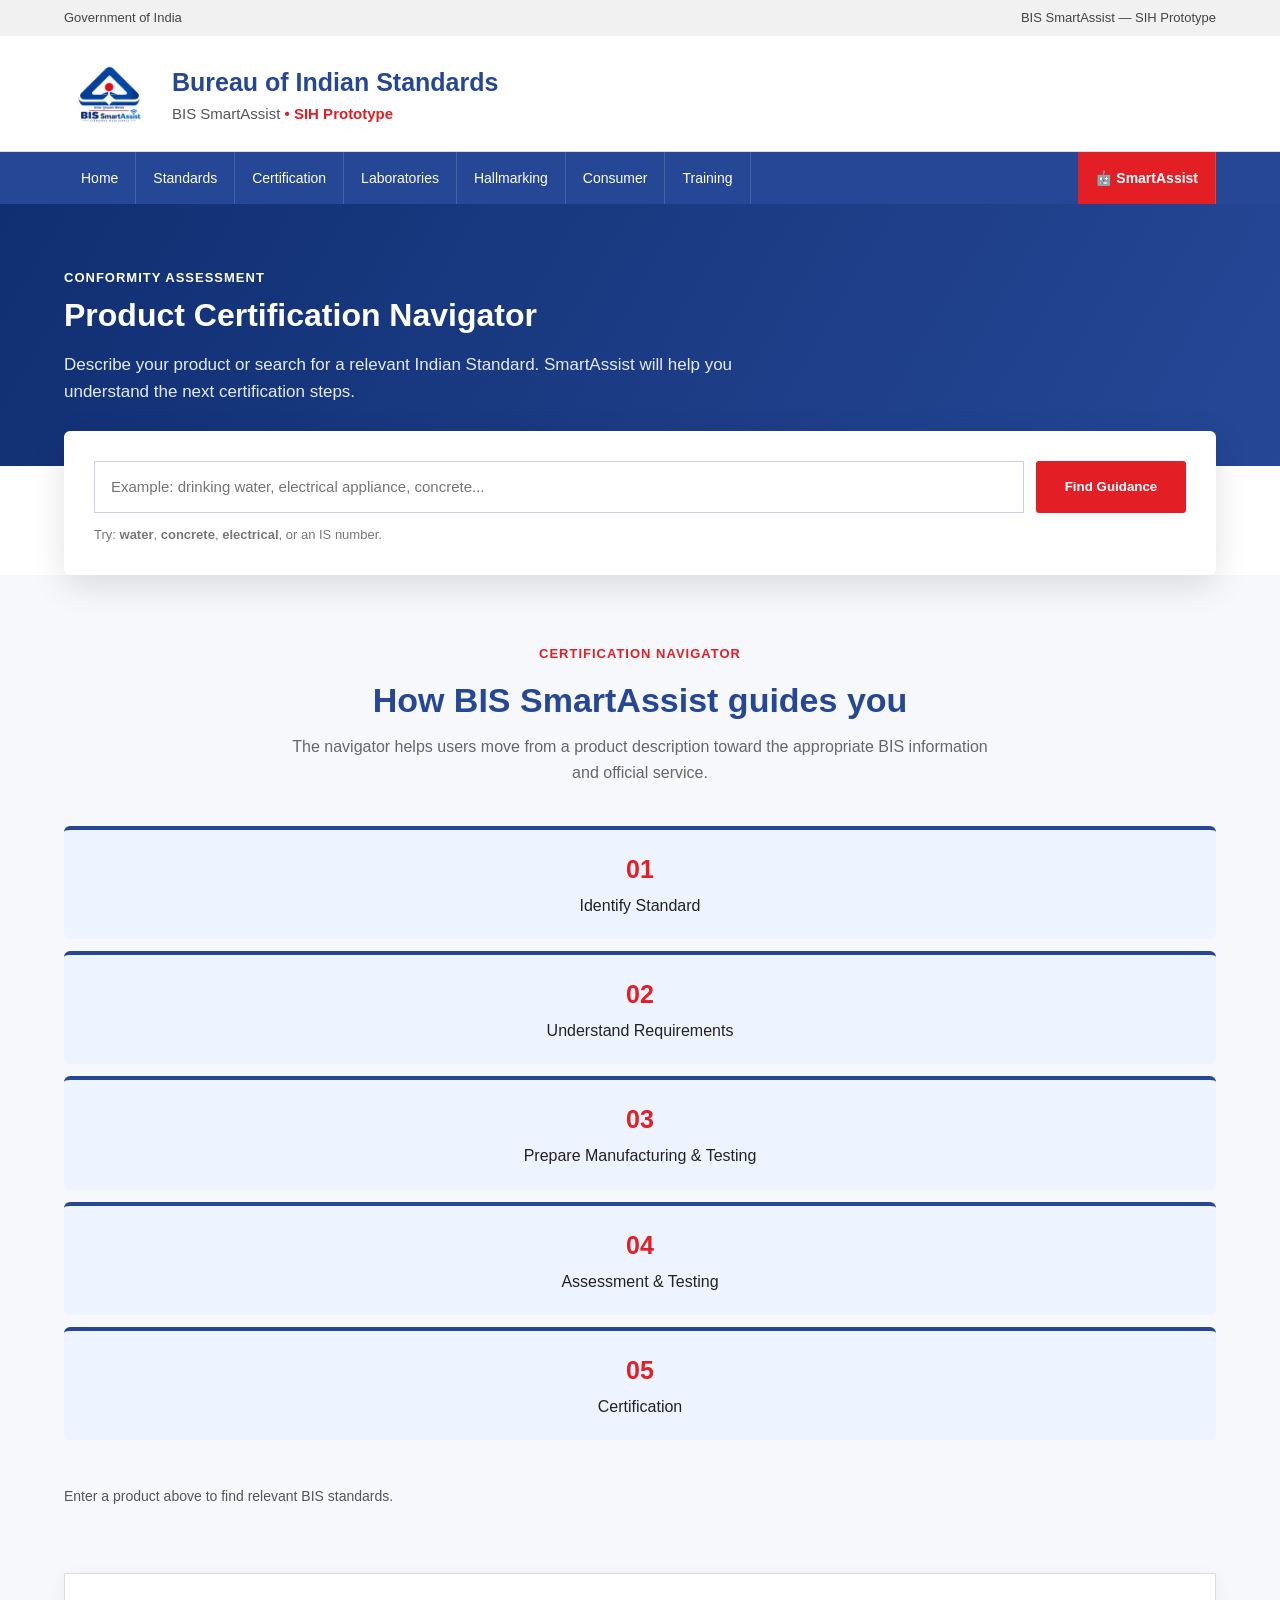
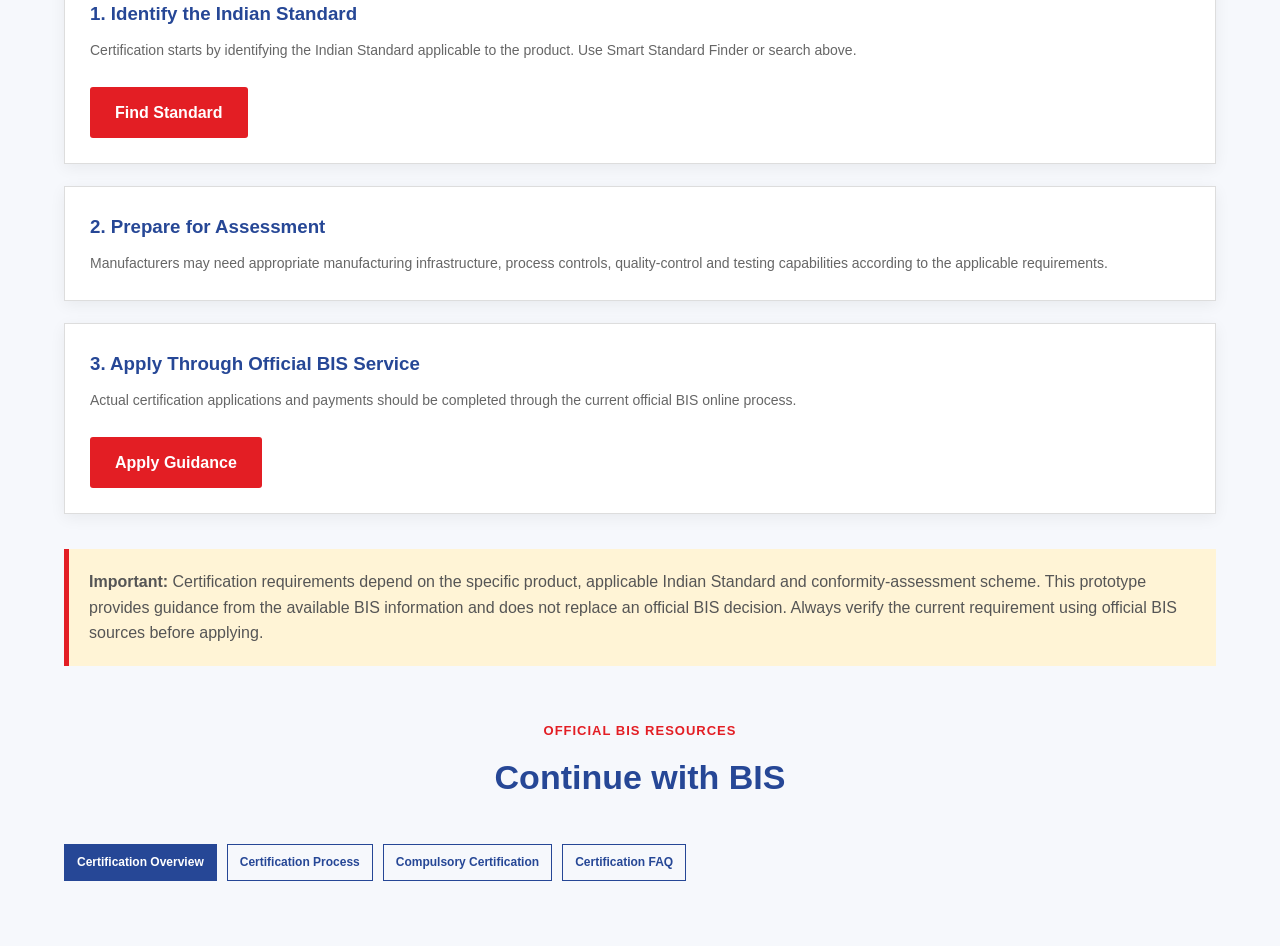
<file: pages/certification.html>
<!DOCTYPE html>
<html lang="en">

<head>

<meta charset="UTF-8">

<meta name="viewport"
      content="width=device-width, initial-scale=1.0">

<title>Product Certification | BIS SmartAssist</title>

<link rel="stylesheet"
      href="../css/style.css">

<style>

/* =========================================================
   CERTIFICATION PAGE
   ========================================================= */

.page-banner {

    background:
        linear-gradient(
            120deg,
            #102f72,
            #264796
        );

    color:white;

    padding:60px 0;
}

.page-banner h1 {

    font-size:42px;

    margin-bottom:10px;
}

.page-banner p {

    max-width:750px;

    font-size:17px;

    color:#e5ebfa;
}


/* =========================================================
   NAVIGATOR
   ========================================================= */

.navigator-box {

    background:white;

    margin-top:-35px;

    position:relative;

    padding:30px;

    border-radius:6px;

    box-shadow:
        0 10px 35px rgba(0,0,0,.12);
}

.navigator-form {

    display:grid;

    grid-template-columns:
        1fr 150px;

    gap:12px;
}

.navigator-form input {

    height:52px;

    border:1px solid #ccd3df;

    padding:0 16px;

    font-size:15px;

    outline:none;
}

.navigator-form input:focus {

    border-color:#264796;
}

.navigator-form button {

    border:none;

    background:#e31e24;

    color:white;

    font-weight:bold;

    cursor:pointer;

    border-radius:3px;
}

.navigator-hint {

    margin-top:12px;

    color:#777;

    font-size:13px;
}


/* =========================================================
   MAIN CONTENT
   ========================================================= */

.page-content {

    padding:65px 0;

    background:#f6f8fc;
}


/* =========================================================
   PROCESS
   ========================================================= */

.process {
    display:grid;
    grid-template-columns:repeat(5, minmax(0, 1fr));
    gap:12px;
    margin-top:40px;
    width:100%;
}

.process-step {
    background:#eef4ff;
    padding:22px 12px;
    text-align:center;
    border-top:4px solid #264796;
    min-width:0;
    border-radius:6px;
    line-height:1.4;
}

.process-step strong {
    display:block;
    color:#e31e24;
    font-size:25px;
    margin-bottom:8px;
}

/* =========================================================
   RESULTS
   ========================================================= */

.results-area {

    margin-top:45px;
}

.results-title {

    color:#555;

    font-size:14px;

    margin-bottom:20px;
}

.standard-results {

    display:grid;

    grid-template-columns:
        repeat(2,1fr);

    gap:22px;
}

.standard-card {

    background:white;

    border:1px solid #e0e3e9;

    padding:25px;

    transition:.2s;
}

.standard-card:hover {

    box-shadow:
        0 8px 22px rgba(0,0,0,.09);

    transform:translateY(-3px);
}

.standard-number {

    display:inline-block;

    background:#eef3ff;

    color:#264796;

    padding:5px 10px;

    font-weight:bold;

    font-size:13px;

    margin-bottom:12px;
}

.standard-card h3 {

    color:#264796;

    margin-bottom:10px;

    font-size:20px;
}

.standard-card p {

    color:#666;

    font-size:14px;

    margin-bottom:15px;
}

.standard-meta {

    display:grid;

    grid-template-columns:
        1fr 1fr;

    gap:10px;

    margin-bottom:18px;
}

.meta-item {

    background:#f7f8fa;

    padding:10px;

    font-size:12px;

    color:#555;
}

.meta-item strong {

    display:block;

    color:#264796;

    margin-bottom:3px;
}

.standard-actions {

    display:flex;

    gap:10px;

    flex-wrap:wrap;
}

.standard-actions a {

    border:1px solid #264796;

    color:#264796;

    padding:8px 12px;

    font-size:12px;

    font-weight:bold;

    text-decoration:none;
}

.standard-actions a.primary {

    background:#264796;

    color:white;
}


/* =========================================================
   GUIDANCE CARDS
   ========================================================= */

.info-grid {

    display:grid;

    grid-template-columns:
        repeat(3,1fr);

    gap:22px;

    margin-top:45px;
}

.info-card {

    background:white;

    border:1px solid #ddd;

    padding:25px;

    box-shadow:
        0 4px 15px rgba(0,0,0,.06);
}

.info-card h3 {

    color:#264796;

    margin-bottom:10px;
}

.info-card p {

    color:#666;

    font-size:14px;

    line-height:1.6;
}


/* =========================================================
   NOTICE
   ========================================================= */

.notice {

    background:#fff4d6;

    padding:20px;

    margin-top:35px;

    border-left:5px solid #e31e24;

    color:#555;

    line-height:1.6;
}


/* =========================================================
   LOADING
   ========================================================= */

.loading-card {

    background:white;

    padding:30px;

    text-align:center;

    border:1px solid #ddd;

    color:#666;
}


/* =========================================================
   RESPONSIVE
   ========================================================= */

@media(max-width:1000px) {

    .process {
        grid-template-columns:repeat(2, 1fr);
    }

    .info-grid {
        grid-template-columns:repeat(2, 1fr);
    }
}

@media(max-width:600px) {

    .process {
        grid-template-columns:1fr;
    }

    .info-grid {
        grid-template-columns:1fr;
    }

    .page-banner h1 {
        font-size:32px;
    }
}

    .standard-results {

        grid-template-columns:1fr;

    }

    .info-grid {

        grid-template-columns:1fr;

    }

    .process {

        grid-template-columns:1fr;

    }

    .page-banner h1 {

        font-size:32px;

    }



</style>

</head>


<body>


<!-- ======================================================
     GOVERNMENT BAR
     ====================================================== -->

<div class="gov-bar">

    <div>
        Government of India
    </div>

    <div>
        BIS SmartAssist — SIH Prototype
    </div>

</div>


<!-- ======================================================
     HEADER
     ====================================================== -->

<header class="header">

<div class="header-container">

<div class="brand">

<img
src="../assets/bis-logo.png"
class="logo"
alt="BIS SmartAssist">

<div class="brand-text">

<h1>
Bureau of Indian Standards
</h1>

<p>
BIS SmartAssist
<span>• SIH Prototype</span>
</p>

</div>

</div>

</div>

</header>


<!-- ======================================================
     NAVIGATION
     ====================================================== -->

<nav class="navbar">

<div class="nav-container">

<a href="../index.html">
Home
</a>

<a href="standards.html">
Standards
</a>

<a href="certification.html">
Certification
</a>

<a href="laboratories.html">
Laboratories
</a>

<a href="hallmarking.html">
Hallmarking
</a>

<a href="consumer.html">
Consumer
</a>

<a href="training.html">
Training
</a>

<a href="assistant.html"
class="ai-nav">
🤖 SmartAssist
</a>

</div>

</nav>


<!-- ======================================================
     BANNER
     ====================================================== -->

<section class="page-banner">

<div class="section-container">

<span class="section-label"
style="color:white">

CONFORMITY ASSESSMENT

</span>

<h1>
Product Certification Navigator
</h1>

<p>
Describe your product or search for a relevant
Indian Standard. SmartAssist will help you
understand the next certification steps.
</p>

</div>

</section>


<!-- ======================================================
     SEARCH
     ====================================================== -->

<section>

<div class="section-container">

<div class="navigator-box">

<form
class="navigator-form"
onsubmit="findCertification(event)">

<input
id="productSearch"
type="text"
placeholder="Example: drinking water, electrical appliance, concrete..."
autocomplete="off">

<button type="submit">
Find Guidance
</button>

</form>


<p class="navigator-hint">

Try:

<strong>water</strong>,
<strong>concrete</strong>,
<strong>electrical</strong>,
or an IS number.

</p>

</div>

</div>

</section>


<!-- ======================================================
     MAIN CONTENT
     ====================================================== -->

<section class="page-content">

<div class="section-container">


<!-- ======================================================
     PROCESS
     ====================================================== -->

<div class="section-heading">

<span>
CERTIFICATION NAVIGATOR
</span>

<h2>
How BIS SmartAssist guides you
</h2>

<p>
The navigator helps users move from a product
description toward the appropriate BIS information
and official service.
</p>

</div>


<div class="process">


<div class="process-step">

<strong>01</strong>

Identify Standard

</div>


<div class="process-step">

<strong>02</strong>

Understand Requirements

</div>


<div class="process-step">

<strong>03</strong>

Prepare Manufacturing & Testing

</div>


<div class="process-step">

<strong>04</strong>

Assessment & Testing

</div>


<div class="process-step">

<strong>05</strong>

Certification

</div>


</div>


<!-- ======================================================
     SEARCH RESULTS
     ====================================================== -->

<div class="results-area">

<div
id="resultCount"
class="results-title">

Enter a product above to find relevant
BIS standards.

</div>


<div
id="certificationResults"
class="standard-results">

<!-- Dynamic results appear here -->

</div>

</div>


<!-- ======================================================
     GUIDANCE CARDS
     ====================================================== -->

<div class="info-grid">


<div class="info-card">

<h3>
1. Identify the Indian Standard
</h3>

<p>
Certification starts by identifying the
Indian Standard applicable to the product.
Use Smart Standard Finder or search above.
</p>

<br>

<a
href="standards.html"
class="hero-button">

Find Standard

</a>

</div>


<div class="info-card">

<h3>
2. Prepare for Assessment
</h3>

<p>
Manufacturers may need appropriate
manufacturing infrastructure, process
controls, quality-control and testing
capabilities according to the applicable
requirements.
</p>

</div>


<div class="info-card">

<h3>
3. Apply Through Official BIS Service
</h3>

<p>
Actual certification applications and
payments should be completed through
the current official BIS online process.
</p>

<br>

<a
href="https://www.bis.gov.in/apply-for-a-license/?lang=en"
target="_blank"
rel="noopener noreferrer"
class="hero-button">

Apply Guidance

</a>

</div>


</div>


<!-- ======================================================
     IMPORTANT NOTICE
     ====================================================== -->

<div class="notice">

<strong>
Important:
</strong>

Certification requirements depend on the
specific product, applicable Indian Standard
and conformity-assessment scheme. This
prototype provides guidance from the
available BIS information and does not
replace an official BIS decision.

Always verify the current requirement using
official BIS sources before applying.

</div>


<br><br>


<!-- ======================================================
     OFFICIAL LINKS
     ====================================================== -->

<div class="section-heading">

<span>
OFFICIAL BIS RESOURCES
</span>

<h2>
Continue with BIS
</h2>

</div>


<div class="standard-actions">


<a
href="https://www.bis.gov.in/product-certification/product-certification-overview/?lang=en"
target="_blank"
rel="noopener noreferrer"
class="primary">

Certification Overview

</a>


<a
href="https://www.bis.gov.in/product-certification/product-certification-process/?lang=en"
target="_blank"
rel="noopener noreferrer">

Certification Process

</a>


<a
href="https://www.bis.gov.in/product-certification/products-under-compulsory-certification/?lang=en"
target="_blank"
rel="noopener noreferrer">

Compulsory Certification

</a>


<a
href="https://www.bis.gov.in/product-certification/product-certification-faq/?lang=en"
target="_blank"
rel="noopener noreferrer">

Certification FAQ

</a>

</div>


</div>

</section>


<!-- ======================================================
     JAVASCRIPT
     ====================================================== -->

<script>


/* =========================================================
   BACKEND API
   ========================================================= */

const API_URL =
    "http://127.0.0.1:8000/api/standards";


/* =========================================================
   HTML SAFETY
   ========================================================= */

function escapeHtml(value) {

    if (
        value === null ||
        value === undefined
    ) {

        return "";

    }

    return String(value)

        .replace(/&/g, "&amp;")

        .replace(/</g, "&lt;")

        .replace(/>/g, "&gt;")

        .replace(/"/g, "&quot;")

        .replace(/'/g, "&#039;");

}


/* =========================================================
   SEARCH CERTIFICATION
   ========================================================= */

async function findCertification(event) {

    event.preventDefault();


    const searchInput =
        document.getElementById(
            "productSearch"
        );


    const resultContainer =
        document.getElementById(
            "certificationResults"
        );


    const resultCount =
        document.getElementById(
            "resultCount"
        );


    const query =
        searchInput.value.trim();


    /* -----------------------------------------------------
       EMPTY SEARCH
       ----------------------------------------------------- */

    if (!query) {

        resultCount.innerHTML =
            "Please enter a product or IS number.";

        resultContainer.innerHTML = `

            <div class="loading-card">

                <h3>
                    Start with your product
                </h3>

                <p>
                    Example: water, concrete,
                    electrical or IS 10500.
                </p>

            </div>

        `;

        return;

    }


    /* -----------------------------------------------------
       LOADING
       ----------------------------------------------------- */

    resultCount.innerHTML =
        "Searching BIS standards...";


    resultContainer.innerHTML = `

        <div class="loading-card">

            <h3>
                🔎 Finding relevant standards...
            </h3>

            <p>
                SmartAssist is checking the BIS
                database.
            </p>

        </div>

    `;


    try {


        /* -------------------------------------------------
           CALL FASTAPI
           ------------------------------------------------- */

        const response =
            await fetch(

                API_URL +
                "?q=" +
                encodeURIComponent(query)

            );


        if (!response.ok) {

            throw new Error(
                "API error: " +
                response.status
            );

        }


        const data =
            await response.json();


        const standards =
            data.standards || [];


        /* -------------------------------------------------
           NO RESULTS
           ------------------------------------------------- */

        if (standards.length === 0) {

            resultCount.innerHTML =
                "No matching BIS standard found.";


            resultContainer.innerHTML = `

                <div class="standard-card">

                    <h3>
                        No matching standard found
                    </h3>

                    <p>
                        SmartAssist could not find
                        a matching record in the
                        current BIS database.
                    </p>

                    <p>
                        Try another product name,
                        keyword or IS number.
                    </p>

                    <br>

                    <a
                        href="assistant.html"
                        class="hero-button">

                        Ask SmartAssist

                    </a>

                </div>

            `;

            return;

        }


        /* -------------------------------------------------
           RESULTS FOUND
           ------------------------------------------------- */

        resultCount.innerHTML =
            `Found ${standards.length} relevant BIS standard(s)`;


        resultContainer.innerHTML = "";


        standards.forEach(
            function(standard) {


                const number =
                    escapeHtml(
                        standard.is_number
                    );


                const title =
                    escapeHtml(
                        standard.title
                    );


                const category =
                    escapeHtml(
                        standard.category
                    );


                const description =
                    escapeHtml(
                        standard.description
                    );


                const status =
                    escapeHtml(
                        standard.status
                    );


                const year =
                    escapeHtml(
                        standard.year
                    );


                const officialUrl =
                    escapeHtml(
                        standard.official_url
                    );


                resultContainer.innerHTML += `

                    <article
                        class="standard-card">


                        <span
                            class="standard-number">

                            ${number}

                        </span>


                        <h3>

                            ${title}

                        </h3>


                        <p>

                            ${description}

                        </p>


                        <div
                            class="standard-meta">


                            <div
                                class="meta-item">

                                <strong>
                                    Category
                                </strong>

                                ${category}

                            </div>


                            <div
                                class="meta-item">

                                <strong>
                                    Status
                                </strong>

                                ${status}

                            </div>


                            <div
                                class="meta-item">

                                <strong>
                                    Year
                                </strong>

                                ${year}

                            </div>


                            <div
                                class="meta-item">

                                <strong>
                                    Database
                                </strong>

                                BIS SmartAssist

                            </div>


                        </div>


                        <div
                            class="standard-actions">


                            <a
                                href="${officialUrl}"
                                target="_blank"
                                rel="noopener noreferrer"
                                class="primary">

                                Official BIS

                            </a>


                            <a
                                href="standards.html">

                                View Standard

                            </a>


                            <a
                                href="assistant.html">

                                Ask AI

                            </a>


                        </div>


                    </article>

                `;

            }
        );


        /* -------------------------------------------------
           ADD GUIDANCE AFTER RESULTS
           ------------------------------------------------- */

        resultContainer.innerHTML += `

            <div
                class="standard-card">

                <h3>
                    Next Certification Steps
                </h3>

                <p>
                    After identifying the relevant
                    Indian Standard, review the
                    applicable manufacturing,
                    process-control, quality-control
                    and testing requirements.
                </p>

                <div
                    class="standard-actions">

                    <a
                        href="https://www.bis.gov.in/apply-for-a-license/?lang=en"
                        target="_blank"
                        rel="noopener noreferrer"
                        class="primary">

                        BIS Application Guidance

                    </a>


                    <a
                        href="https://www.bis.gov.in/product-certification/product-certification-process/?lang=en"
                        target="_blank"
                        rel="noopener noreferrer">

                        View Process

                    </a>

                </div>

            </div>

        `;


    }


    catch(error) {


        console.error(
            "Certification API Error:",
            error
        );


        resultCount.innerHTML =
            "Unable to connect to BIS SmartAssist API.";


        resultContainer.innerHTML = `

            <div class="standard-card">

                <h3>
                    ⚠️ Backend Connection Error
                </h3>

                <p>
                    SmartAssist could not connect
                    to the backend.
                </p>

                <p>
                    Please make sure FastAPI is
                    running at:
                </p>

                <strong>
                    http://127.0.0.1:8000
                </strong>

                <br><br>

                <button
                    onclick="findCertificationRetry()"
                    style="
                        background:#264796;
                        color:white;
                        border:none;
                        padding:10px 18px;
                        cursor:pointer;
                        border-radius:3px;
                    ">

                    Try Again

                </button>

            </div>

        `;

    }

}


/* =========================================================
   RETRY
   ========================================================= */

function findCertificationRetry() {

    const fakeEvent = {

        preventDefault:
            function() {}

    };


    findCertification(fakeEvent);

}

</script>


</body>

</html>
</file>
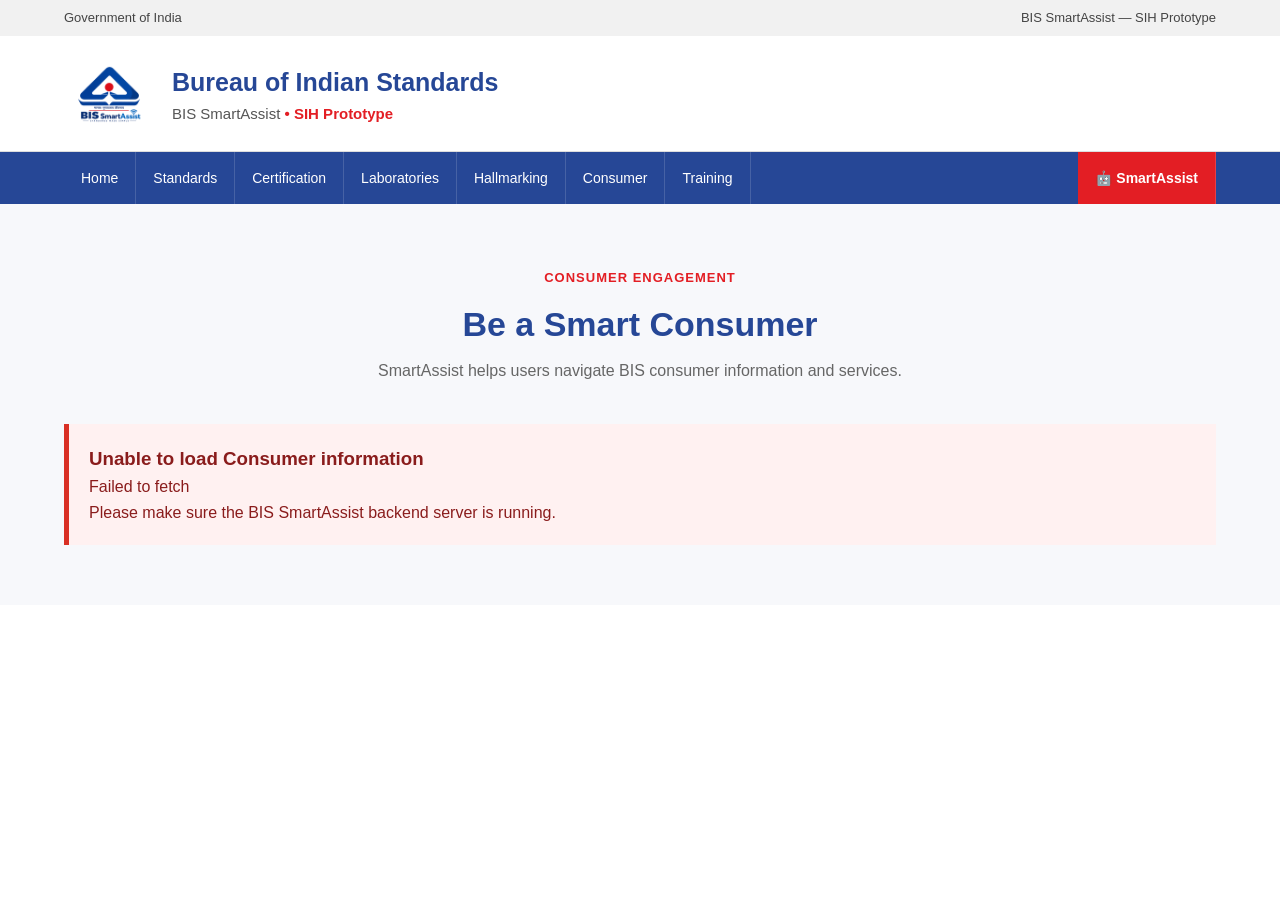
<file: pages/consumer.html>
<!DOCTYPE html>
<html lang="en">

<head>

<meta charset="UTF-8">

<meta name="viewport"
content="width=device-width, initial-scale=1.0">

<title>Consumer Engagement | BIS SmartAssist</title>

<link rel="stylesheet"
href="../css/style.css">

<style>

/* =====================================================
   CONSUMER PAGE
===================================================== */

.consumer-page {

padding: 60px 0;

background: #f7f8fb;

}


/* =====================================================
   SERVICE GRID
===================================================== */

.consumer-grid {

display: grid;

grid-template-columns:
repeat(3, 1fr);

gap: 22px;

}


/* =====================================================
   CONSUMER CARD
===================================================== */

.consumer-card {

background: white;

padding: 28px;

border-top: 4px solid #264796;

box-shadow:
0 4px 15px rgba(0,0,0,.06);

border-radius: 6px;

}


.consumer-card h3 {

color: #264796;

margin-bottom: 10px;

}


.consumer-card p {

color: #666;

font-size: 14px;

line-height: 1.7;

}


/* =====================================================
   GUIDANCE SECTION
===================================================== */

.guidance-section {

margin-top: 45px;

}


.guidance-section h3 {

color: #264796;

margin-bottom: 18px;

}


.guidance-list {

display: grid;

grid-template-columns:
repeat(2, 1fr);

gap: 15px;

}


.guidance-item {

background: white;

border-left: 4px solid #264796;

padding: 18px;

box-shadow:
0 3px 12px rgba(0,0,0,.05);

}


/* =====================================================
   OFFICIAL RESOURCES
===================================================== */

.resources-section {

margin-top: 45px;

}


.resources-section h3 {

color: #264796;

margin-bottom: 18px;

}


.resource-links {

display: flex;

flex-wrap: wrap;

gap: 12px;

}


.resource-link {

display: inline-block;

padding: 12px 18px;

background: #264796;

color: white;

text-decoration: none;

border-radius: 4px;

font-weight: 600;

}


.resource-link:hover {

background: #102f72;

}


/* =====================================================
   LOADING
===================================================== */

.loading {

text-align: center;

padding: 40px;

color: #264796;

font-weight: 600;

}


/* =====================================================
   ERROR
===================================================== */

.error {

background: #fff1f1;

border-left: 5px solid #d93025;

padding: 20px;

color: #8a1c1c;

}


/* =====================================================
   RESPONSIVE
===================================================== */

@media(max-width:800px) {

.consumer-grid {

grid-template-columns: 1fr;

}

.guidance-list {

grid-template-columns: 1fr;

}

}

</style>

</head>


<body>


<!-- =====================================================
     GOVERNMENT BAR
===================================================== -->

<div class="gov-bar">

<div>
Government of India
</div>

<div>
BIS SmartAssist — SIH Prototype
</div>

</div>


<!-- =====================================================
     HEADER
===================================================== -->

<header class="header">

<div class="header-container">

<div class="brand">

<img
src="../assets/bis-logo.png"
class="logo"
alt="BIS">

<div class="brand-text">

<h1>
Bureau of Indian Standards
</h1>

<p>
BIS SmartAssist
<span>• SIH Prototype</span>
</p>

</div>

</div>

</div>

</header>


<!-- =====================================================
     NAVIGATION
===================================================== -->

<nav class="navbar">

<div class="nav-container">

<a href="../index.html">
Home
</a>

<a href="standards.html">
Standards
</a>

<a href="certification.html">
Certification
</a>

<a href="laboratories.html">
Laboratories
</a>

<a href="hallmarking.html">
Hallmarking
</a>

<a href="consumer.html">
Consumer
</a>

<a href="training.html">
Training
</a>

<a href="assistant.html"
class="ai-nav">

🤖 SmartAssist

</a>

</div>

</nav>


<!-- =====================================================
     CONSUMER PAGE
===================================================== -->

<section class="consumer-page">

<div class="section-container">


<!-- =====================================================
     PAGE HEADING
===================================================== -->

<div class="section-heading">

<span>
CONSUMER ENGAGEMENT
</span>

<h2>
Be a Smart Consumer
</h2>

<p>
SmartAssist helps users navigate BIS
consumer information and services.
</p>

</div>


<!-- =====================================================
     DYNAMIC CONTENT
===================================================== -->

<div id="consumerContent">

<div class="loading">

Loading BIS Consumer information...

</div>

</div>


</div>

</section>


<!-- =====================================================
     JAVASCRIPT
===================================================== -->

<script>


const API_URL =
"http://127.0.0.1:8000/api/consumer";


/* =====================================================
   LOAD CONSUMER DATA
===================================================== */

async function loadConsumer() {


const container =
document.getElementById(
"consumerContent"
);


try {


/* -----------------------------------------------------
   CALL BACKEND API
----------------------------------------------------- */

const response =
await fetch(API_URL);


if (!response.ok) {

throw new Error(
"Unable to connect to BIS SmartAssist API."
);

}


/* -----------------------------------------------------
   CONVERT RESPONSE TO JSON
----------------------------------------------------- */

const data =
await response.json();


const consumer =
data.consumer;


/* =====================================================
   CONSUMER SERVICE CARDS
===================================================== */

let html = `

<div class="consumer-grid">

${consumer.services.map(service => `

<div class="consumer-card">

<h3>
${service.title}
</h3>

<p>
${service.description}
</p>

<br>

<a
href="${service.url}"
target="_blank"
class="official-link">

Open Official BIS Resource →

</a>

</div>

`).join("")}

<!-- SMARTASSIST CARD -->

<div class="consumer-card">

<h3>
🤖 SmartAssist
</h3>

<p>
Ask questions in natural language instead
of searching multiple BIS pages manually.
</p>

<br>

<a
href="assistant.html"
class="official-link">

Ask SmartAssist →

</a>

</div>


<!-- OFFICIAL INFORMATION CARD -->

<div class="consumer-card">

<h3>
🌐 Official Information
</h3>

<p>
Use official BIS resources for authoritative
information and consumer-related actions.
</p>

<br>

<a
href="${consumer.official_links.consumer_overview}"
target="_blank"
class="official-link">

BIS Consumer Overview →

</a>

</div>

</div>

`;


/* =====================================================
   CONSUMER GUIDANCE
===================================================== */

html += `

<div class="guidance-section">

<h3>
🛡️ Smart Consumer Guidance
</h3>

<div class="guidance-list">

${consumer.consumer_guidance.map(
(item, index) => `

<div class="guidance-item">

<strong>
${index + 1}.
</strong>

<span>
${item}
</span>

</div>

`
).join("")}

</div>

</div>

`;


/* =====================================================
   OFFICIAL BIS RESOURCES
===================================================== */

html += `

<div class="resources-section">

<h3>
🔗 Official BIS Consumer Resources
</h3>

<div class="resource-links">


<a
href="${consumer.official_links.complaint_registration}"
target="_blank"
class="resource-link">

📝 Register a Complaint →

</a>


<a
href="${consumer.official_links.know_your_standard}"
target="_blank"
class="resource-link">

📚 Know Your Standard →

</a>


<a
href="${consumer.official_links.bis_care}"
target="_blank"
class="resource-link">

📱 BIS CARE App →

</a>


<a
href="${consumer.official_links.consumer_overview}"
target="_blank"
class="resource-link">

🛡 Consumer Overview →

</a>


</div>

</div>

`;


/* =====================================================
   DISPLAY CONTENT
===================================================== */

container.innerHTML = html;


}


/* =====================================================
   ERROR HANDLING
===================================================== */

catch (error) {


container.innerHTML = `

<div class="error">

<h3>
Unable to load Consumer information
</h3>

<p>
${error.message}
</p>

<p>
Please make sure the BIS SmartAssist
backend server is running.
</p>

</div>

`;

}

}


/* =====================================================
   START
===================================================== */

loadConsumer();


</script>


</body>

</html>
</file>
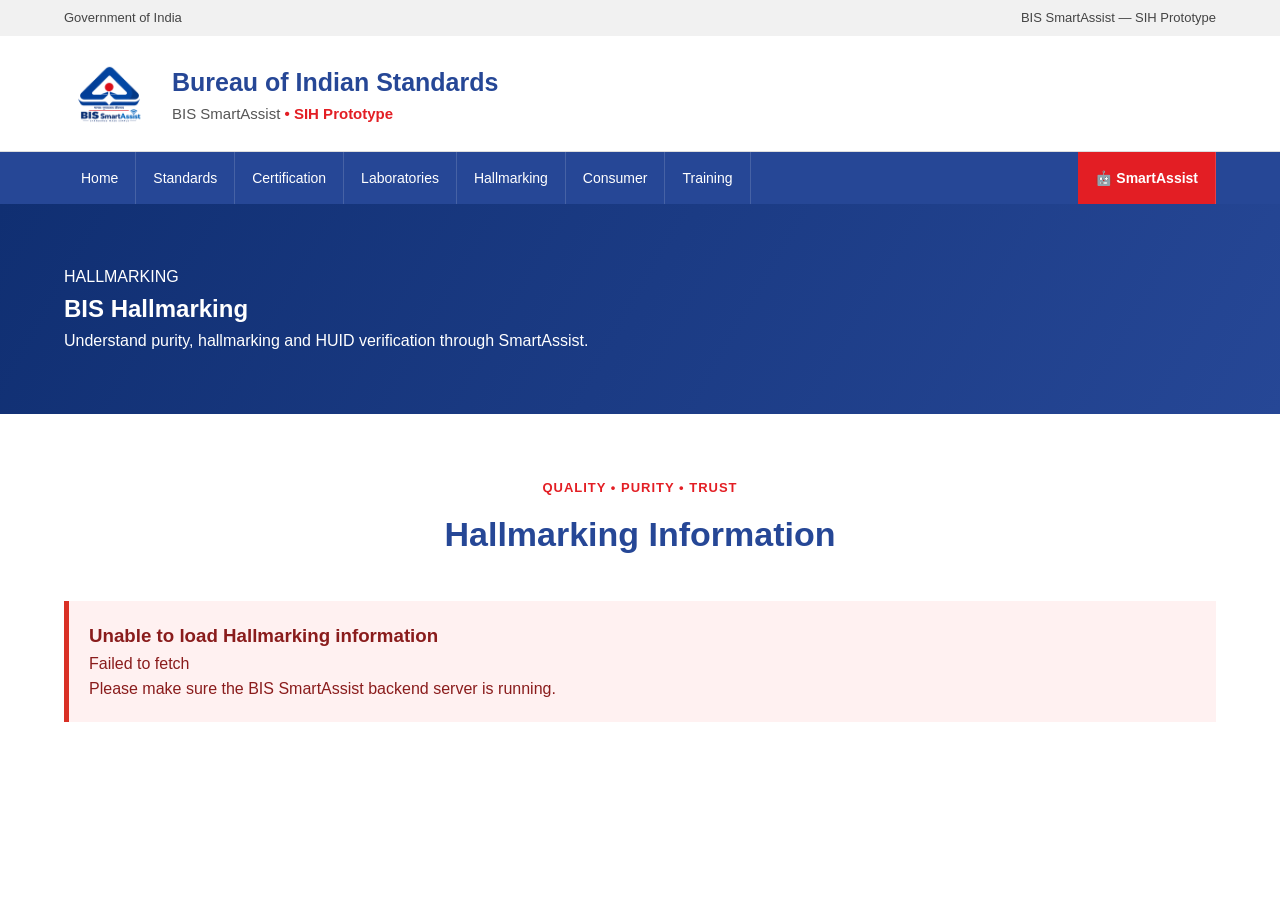
<file: pages/hallmarking.html>
<!DOCTYPE html>
<html lang="en">

<head>

<meta charset="UTF-8">

<meta name="viewport"
content="width=device-width, initial-scale=1.0">

<title>Hallmarking | BIS SmartAssist</title>

<link rel="stylesheet"
href="../css/style.css">

<style>

.hallmark-hero {

background:
linear-gradient(
120deg,
#102f72,
#264796
);

color: white;

padding: 60px 0;

}

.hallmark-content {

padding: 60px 0;

}

.hallmark-grid {

display: grid;

grid-template-columns:
repeat(3, 1fr);

gap: 22px;

}

.hallmark-card {

background: white;

padding: 25px;

border: 1px solid #ddd;

box-shadow:
0 4px 15px rgba(0,0,0,.06);

border-radius: 6px;

}

.hallmark-card h3 {

color: #264796;

margin-bottom: 10px;

}

.hallmark-card p {

line-height: 1.7;

color: #444;

}

.huid {

background: #eef4ff;

padding: 25px;

margin-top: 35px;

border-left: 5px solid #264796;

}

.huid h3 {

color: #264796;

}

.huid p {

line-height: 1.7;

}

.dynamic-section {

margin-top: 35px;

}

.dynamic-section h3 {

color: #264796;

margin-bottom: 15px;

}

.standard-list {

display: grid;

grid-template-columns:
repeat(2, 1fr);

gap: 15px;

}

.standard-item {

background: #f8faff;

border: 1px solid #dbe5f5;

padding: 18px;

border-radius: 6px;

}

.standard-item strong {

display: block;

color: #264796;

margin-bottom: 6px;

}

.loading {

text-align: center;

padding: 30px;

color: #264796;

}

.error {

background: #fff1f1;

border-left: 5px solid #d93025;

padding: 20px;

color: #8a1c1c;

}

.link-grid {

display: flex;

flex-wrap: wrap;

gap: 12px;

margin-top: 20px;

}

.official-link {

display: inline-block;

padding: 12px 18px;

background: #264796;

color: white;

text-decoration: none;

border-radius: 4px;

font-weight: 600;

}

.official-link:hover {

background: #102f72;

}

@media(max-width:800px) {

.hallmark-grid {

grid-template-columns: 1fr;

}

.standard-list {

grid-template-columns: 1fr;

}

}

</style>

</head>


<body>


<!-- =====================================================
     GOVERNMENT BAR
===================================================== -->

<div class="gov-bar">

<div>
Government of India
</div>

<div>
BIS SmartAssist — SIH Prototype
</div>

</div>


<!-- =====================================================
     HEADER
===================================================== -->

<header class="header">

<div class="header-container">

<div class="brand">

<img
src="../assets/bis-logo.png"
class="logo"
alt="BIS">

<div class="brand-text">

<h1>
Bureau of Indian Standards
</h1>

<p>
BIS SmartAssist
<span>• SIH Prototype</span>
</p>

</div>

</div>

</div>

</header>


<!-- =====================================================
     NAVIGATION
===================================================== -->

<nav class="navbar">

<div class="nav-container">

<a href="../index.html">
Home
</a>

<a href="standards.html">
Standards
</a>

<a href="certification.html">
Certification
</a>

<a href="laboratories.html">
Laboratories
</a>

<a href="hallmarking.html">
Hallmarking
</a>

<a href="consumer.html">
Consumer
</a>

<a href="training.html">
Training
</a>

<a href="assistant.html"
class="ai-nav">
🤖 SmartAssist
</a>

</div>

</nav>


<!-- =====================================================
     HERO
===================================================== -->

<section class="hallmark-hero">

<div class="section-container">

<span>
HALLMARKING
</span>

<h1>
BIS Hallmarking
</h1>

<p>
Understand purity, hallmarking and
HUID verification through SmartAssist.
</p>

</div>

</section>


<!-- =====================================================
     MAIN CONTENT
===================================================== -->

<section class="hallmark-content">

<div class="section-container">


<div class="section-heading">

<span>
QUALITY • PURITY • TRUST
</span>

<h2>
Hallmarking Information
</h2>

</div>


<!-- =====================================================
     DYNAMIC CONTENT
===================================================== -->

<div id="hallmarkingContent">

<div class="loading">

Loading BIS Hallmarking information...

</div>

</div>


</div>

</section>


<!-- =====================================================
     JAVASCRIPT
===================================================== -->

<script>

const API_URL =
"http://127.0.0.1:8000/api/hallmarking";


async function loadHallmarking() {

const container =
document.getElementById(
"hallmarkingContent"
);


try {


const response =
await fetch(API_URL);


if (!response.ok) {

throw new Error(
"Unable to connect to BIS SmartAssist API."
);

}


const data =
await response.json();


const info =
data.hallmarking;


/* =====================================================
   MAIN INFORMATION CARDS
===================================================== */

const cards = [

{

title: "What is Hallmarking?",

content:
info.description

},

{

title: "Precious Metals Covered",

content:
info.metals.join(" and ")

},

{

title: info.consumer_verification.title,

content:
info.consumer_verification.description

}

];


let html = `

<div class="hallmark-grid">

${cards.map(card => `

<div class="hallmark-card">

<h3>
${card.title}
</h3>

<p>
${card.content}
</p>

</div>

`).join("")}

</div>

`;


/* =====================================================
   HUID SECTION
===================================================== */

html += `

<div class="huid">

<h3>
🔎 ${info.huid.title}
</h3>

<p>
${info.huid.description}
</p>

<br>

<a
href="${info.official_links.bis_care}"
target="_blank"
class="hero-button">

Verify through BIS CARE →

</a>

</div>

`;


/* =====================================================
   HALLMARK COMPONENTS
===================================================== */

html += `

<div class="dynamic-section">

<h3>
🏷️ What does a gold hallmark contain?
</h3>

<div class="standard-list">

${info.hallmark_components.map(
(item, index) => `

<div class="standard-item">

<strong>
${index + 1}. ${item}
</strong>

<span>
Official BIS hallmark information
</span>

</div>

`
).join("")}

</div>

</div>

`;


/* =====================================================
   JEWELLER INFORMATION
===================================================== */

html += `

<div class="dynamic-section">

<div class="hallmark-card">

<h3>
🏪 ${info.jeweller_registration.title}
</h3>

<p>
${info.jeweller_registration.description}
</p>

</div>

</div>

`;


/* =====================================================
   OFFICIAL BIS SOURCES
===================================================== */

html += `

<div class="dynamic-section">

<h3>
🔗 Official BIS Resources
</h3>

<div class="link-grid">

<a
href="${info.official_links.hallmarking_overview}"
target="_blank"
class="official-link">

Hallmarking Overview →

</a>

<a
href="${info.official_links.hallmarking_faq}"
target="_blank"
class="official-link">

Hallmarking FAQ →

</a>

<a
href="${info.official_links.bis_care}"
target="_blank"
class="official-link">

BIS CARE App →

</a>

<a
href="${info.official_links.jeweller_registration}"
target="_blank"
class="official-link">

Jeweller Registration →

</a>

<a
href="${info.official_links.hallmarking_centres}"
target="_blank"
class="official-link">

Hallmarking Centres →

</a>

</div>

</div>

`;


/* =====================================================
   INSERT CONTENT
===================================================== */

container.innerHTML = html;


}

catch (error) {


container.innerHTML = `

<div class="error">

<h3>
Unable to load Hallmarking information
</h3>

<p>
${error.message}
</p>

<p>
Please make sure the BIS SmartAssist
backend server is running.
</p>

</div>

`;

}

}


/* =====================================================
   LOAD PAGE
===================================================== */

loadHallmarking();

</script>


</body>

</html>
</file>
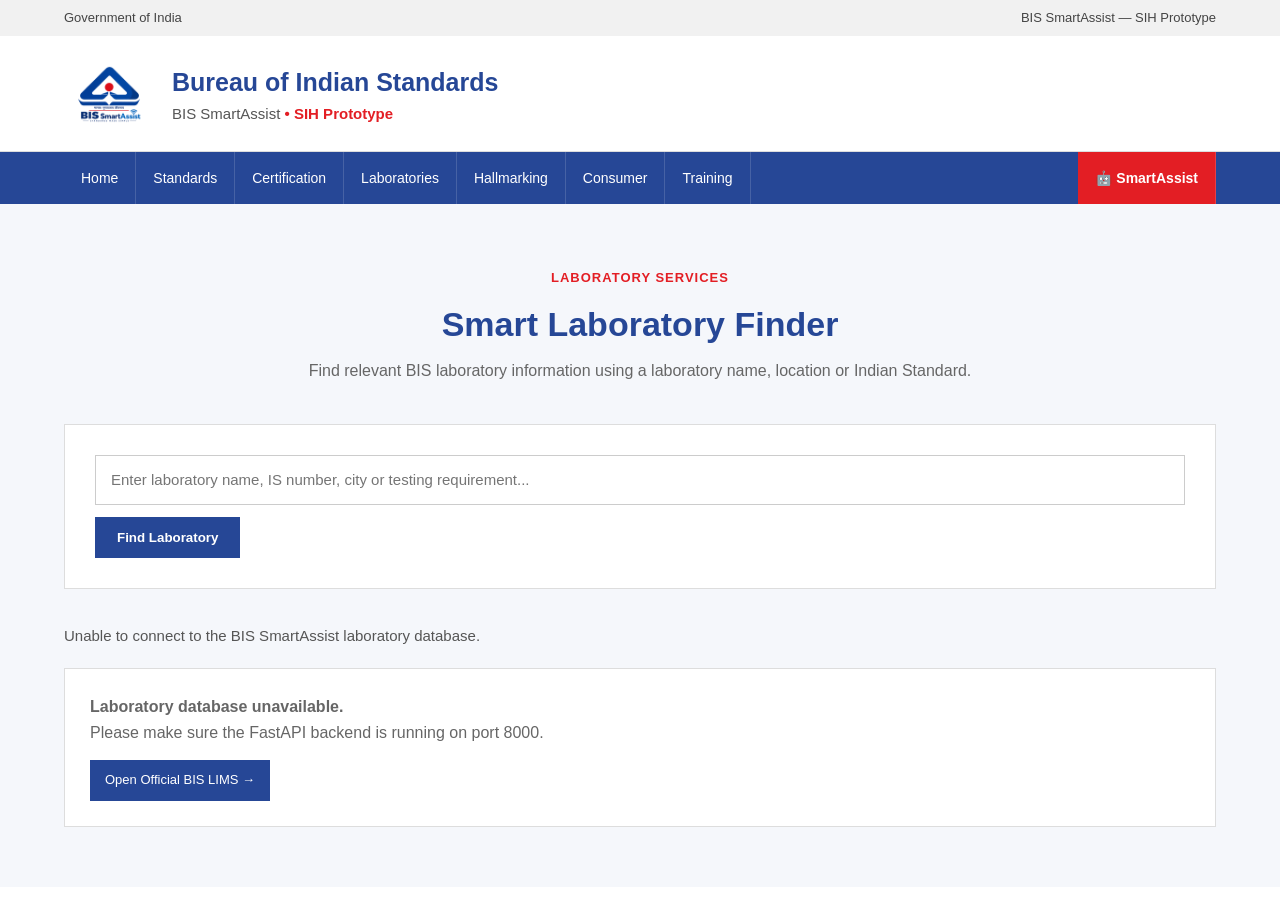
<file: pages/laboratories.html>
<!DOCTYPE html>
<html lang="en">

<head>

<meta charset="UTF-8">

<meta name="viewport"
content="width=device-width, initial-scale=1.0">

<title>Laboratory Finder | BIS SmartAssist</title>

<link rel="stylesheet"
href="../css/style.css">

<style>

.lab-page {

    padding:60px 0;

    background:#f5f7fb;

    min-height:650px;
}

.lab-search {

    background:white;

    padding:30px;

    border:1px solid #ddd;

    margin-bottom:35px;
}

.lab-search input {

    width:100%;

    height:50px;

    padding:0 15px;

    border:1px solid #ccc;

    margin-bottom:12px;

    box-sizing:border-box;

    font-size:15px;
}

.lab-search button {

    background:#264796;

    color:white;

    border:none;

    padding:13px 22px;

    cursor:pointer;

    font-weight:bold;
}

.lab-search button:hover {

    background:#1d397b;
}

.lab-info {

    margin-bottom:20px;

    font-size:15px;

    color:#555;
}

.lab-grid {

    display:grid;

    grid-template-columns:
    repeat(3,1fr);

    gap:20px;
}

.lab-card {

    background:white;

    padding:25px;

    border:1px solid #ddd;

    border-top:4px solid #264796;

    box-shadow:0 2px 8px rgba(0,0,0,0.04);
}

.lab-card h3 {

    color:#264796;

    margin-bottom:12px;

    line-height:1.4;
}

.lab-card p {

    color:#555;

    font-size:14px;

    line-height:1.6;
}

.lab-code {

    color:#e31e24;

    font-weight:bold;

    font-size:14px;
}

.lab-status {

    display:inline-block;

    margin-top:10px;

    padding:5px 10px;

    background:#eef5ff;

    color:#264796;

    font-size:12px;

    font-weight:bold;
}

.lab-button {

    display:inline-block;

    margin-top:15px;

    padding:10px 15px;

    background:#264796;

    color:white;

    text-decoration:none;

    font-size:13px;
}

.lab-button:hover {

    background:#1d397b;
}

.no-results {

    background:white;

    border:1px solid #ddd;

    padding:25px;

    color:#666;

    grid-column:1/-1;
}

.loading {

    background:white;

    padding:25px;

    color:#264796;

    grid-column:1/-1;
}

@media(max-width:1000px) {

    .lab-grid {

        grid-template-columns:
        repeat(2,1fr);

    }

}

@media(max-width:800px) {

    .lab-grid {

        grid-template-columns:1fr;

    }

}

</style>

</head>


<body>


<!-- GOVERNMENT BAR -->

<div class="gov-bar">

<div>
Government of India
</div>

<div>
BIS SmartAssist — SIH Prototype
</div>

</div>


<!-- HEADER -->

<header class="header">

<div class="header-container">

<div class="brand">

<img
src="../assets/bis-logo.png"
class="logo"
alt="BIS">

<div class="brand-text">

<h1>
Bureau of Indian Standards
</h1>

<p>
BIS SmartAssist
<span>• SIH Prototype</span>
</p>

</div>

</div>

</div>

</header>


<!-- NAVIGATION -->

<nav class="navbar">

<div class="nav-container">

<a href="../index.html">
Home
</a>

<a href="standards.html">
Standards
</a>

<a href="certification.html">
Certification
</a>

<a href="laboratories.html"
class="active">
Laboratories
</a>

<a href="hallmarking.html">
Hallmarking
</a>

<a href="consumer.html">
Consumer
</a>

<a href="training.html">
Training
</a>

<a href="assistant.html"
class="ai-nav">
🤖 SmartAssist
</a>

</div>

</nav>


<!-- LABORATORY PAGE -->

<section class="lab-page">

<div class="section-container">


<div class="section-heading">

<span>
LABORATORY SERVICES
</span>

<h2>
Smart Laboratory Finder
</h2>

<p>
Find relevant BIS laboratory information
using a laboratory name, location or
Indian Standard.
</p>

</div>


<!-- SEARCH -->

<div class="lab-search">

<input
id="labQuery"
type="text"
placeholder="Enter laboratory name, IS number, city or testing requirement..."
onkeydown="handleEnter(event)">

<button onclick="findLab()">
Find Laboratory
</button>

</div>


<!-- RESULT COUNT -->

<div
id="labInfo"
class="lab-info">
</div>


<!-- RESULTS -->

<div
id="labResults"
class="lab-grid">

<div class="loading">
Loading BIS laboratory information...
</div>

</div>


</div>

</section>


<script>


const API_URL =
"http://127.0.0.1:8000/api/labs";


function escapeHtml(value) {

    if (value === null ||
        value === undefined) {

        return "";

    }

    return String(value)

        .replace(/&/g, "&amp;")

        .replace(/</g, "&lt;")

        .replace(/>/g, "&gt;")

        .replace(/"/g, "&quot;")

        .replace(/'/g, "&#039;");
}


function displayLabs(labs) {

    const container =
        document.getElementById(
            "labResults"
        );

    const info =
        document.getElementById(
            "labInfo"
        );


    container.innerHTML = "";


    if (!labs ||
        labs.length === 0) {

        info.innerHTML =
            "No BIS laboratories found for your search.";

        container.innerHTML = `

            <div class="no-results">

                <strong>
                No matching laboratory found.
                </strong>

                <p>
                Try searching with a laboratory name,
                city, state or IS number.
                </p>

                <a
                href="https://lims.bis.gov.in/home/labs/"
                target="_blank"
                class="lab-button">

                Search Official BIS LIMS →

                </a>

            </div>

        `;

        return;
    }


    info.innerHTML =
        `Found ${labs.length} BIS laboratory/laboratories in the SmartAssist database.`;


    labs.forEach(lab => {

        const card =
            document.createElement("div");

        card.className =
            "lab-card";


        card.innerHTML = `

            <div class="lab-code">

                Lab Code:
                ${escapeHtml(lab.lab_code)}

            </div>

            <h3>

                ${escapeHtml(lab.name)}

            </h3>

            <p>

                <strong>
                Location:
                </strong>

                ${escapeHtml(lab.location)}

            </p>

            <p>

                <strong>
                Testing Scope:
                </strong>

                ${escapeHtml(lab.testing_scope)}

            </p>

            <span class="lab-status">

                BIS Recognized Laboratory

            </span>

            <br>

            <a
            href="${escapeHtml(lab.official_url)}"
            target="_blank"
            class="lab-button">

            View Official BIS LIMS →

            </a>

        `;


        container.appendChild(card);

    });

}


async function findLab() {

    const input =
        document.getElementById(
            "labQuery"
        );


    const query =
        input.value.trim();


    const container =
        document.getElementById(
            "labResults"
        );


    const info =
        document.getElementById(
            "labInfo"
        );


    container.innerHTML = `

        <div class="loading">

            Searching BIS laboratory database...

        </div>

    `;


    info.innerHTML = "";


    try {

        const response =
            await fetch(

                API_URL +
                "?q=" +
                encodeURIComponent(query)

            );


        if (!response.ok) {

            throw new Error(
                "Laboratory API error"
            );

        }


        const data =
            await response.json();


        displayLabs(
            data.labs
        );


    }

    catch(error) {

        console.error(error);


        info.innerHTML =
            "Unable to connect to the BIS SmartAssist laboratory database.";


        container.innerHTML = `

            <div class="no-results">

                <strong>
                Laboratory database unavailable.
                </strong>

                <p>
                Please make sure the FastAPI backend
                is running on port 8000.
                </p>

                <a
                href="https://lims.bis.gov.in/home/labs/"
                target="_blank"
                class="lab-button">

                Open Official BIS LIMS →

                </a>

            </div>

        `;

    }

}


function handleEnter(event) {

    if (event.key === "Enter") {

        findLab();

    }

}


/* Load laboratories when page opens */

findLab();


</script>


</body>

</html>
</file>
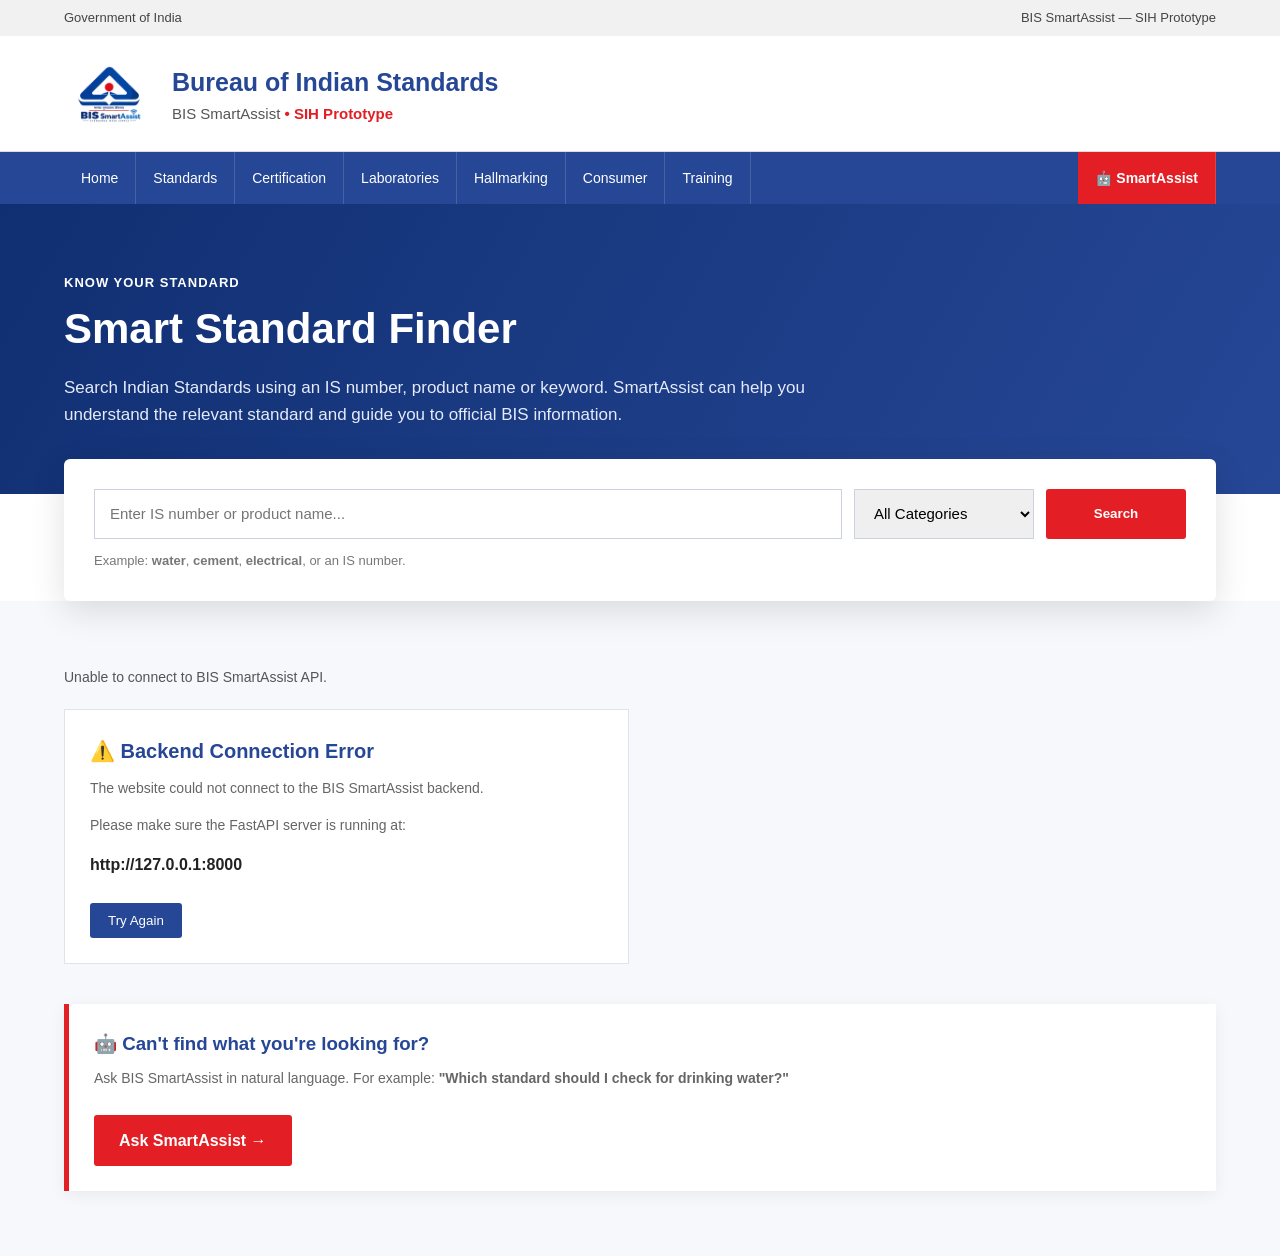
<file: pages/standards.html>
<!DOCTYPE html>
<html lang="en">

<head>

    <meta charset="UTF-8">

    <meta name="viewport"
          content="width=device-width, initial-scale=1.0">

    <title>Smart Standard Finder | BIS SmartAssist</title>

    <link rel="stylesheet"
          href="../css/style.css">

    <style>

        /* =========================
           STANDARD PAGE
        ========================= */

        .standard-hero {

            background:
                linear-gradient(
                    120deg,
                    #102f72,
                    #264796
                );

            color: white;

            padding: 65px 0;
        }

        .standard-hero h1 {

            font-size: 42px;

            margin-bottom: 12px;
        }

        .standard-hero p {

            max-width: 750px;

            font-size: 17px;

            color: #e5ebfa;
        }

        .finder-box {

            background: white;

            margin-top: -35px;

            position: relative;

            border-radius: 6px;

            padding: 30px;

            box-shadow:
                0 10px 35px rgba(0,0,0,.12);
        }

        .finder-form {

            display: grid;

            grid-template-columns:
                1fr 180px 140px;

            gap: 12px;
        }

        .finder-form input,
        .finder-form select {

            height: 50px;

            border: 1px solid #ccd3df;

            padding: 0 15px;

            outline: none;

            font-size: 15px;
        }

        .finder-form input:focus,
        .finder-form select:focus {

            border-color: #264796;
        }

        .finder-form button {

            border: none;

            background: #e31e24;

            color: white;

            font-weight: bold;

            cursor: pointer;

            border-radius: 3px;
        }

        .finder-hint {

            margin-top: 12px;

            color: #777;

            font-size: 13px;
        }


        /* =========================
           RESULTS
        ========================= */

        .results-section {

            padding: 65px 0;

            background: #f6f8fc;
        }

        #resultCount {

            margin-bottom: 20px;

            color: #555;

            font-size: 14px;
        }

        .standard-results {

            display: grid;

            grid-template-columns:
                repeat(2, 1fr);

            gap: 22px;
        }

        .standard-card {

            background: white;

            border: 1px solid #e0e3e9;

            padding: 25px;

            transition: .2s;
        }

        .standard-card:hover {

            box-shadow:
                0 8px 22px rgba(0,0,0,.09);

            transform: translateY(-3px);
        }

        .standard-number {

            display: inline-block;

            background: #eef3ff;

            color: #264796;

            padding: 5px 10px;

            font-weight: bold;

            font-size: 13px;

            margin-bottom: 12px;
        }

        .standard-card h3 {

            color: #264796;

            margin-bottom: 10px;

            font-size: 20px;
        }

        .standard-card p {

            color: #666;

            font-size: 14px;

            margin-bottom: 15px;
        }

        .standard-meta {

            display: grid;

            grid-template-columns:
                1fr 1fr;

            gap: 10px;

            margin-bottom: 18px;
        }

        .meta-item {

            background: #f7f8fa;

            padding: 10px;

            font-size: 12px;

            color: #555;
        }

        .meta-item strong {

            display: block;

            color: #264796;

            margin-bottom: 3px;
        }

        .standard-actions {

            display: flex;

            gap: 10px;

            flex-wrap: wrap;
        }

        .standard-actions a {

            border: 1px solid #264796;

            color: #264796;

            padding: 8px 12px;

            font-size: 12px;

            font-weight: bold;
        }

        .standard-actions a.primary {

            background: #264796;

            color: white;
        }


        /* =========================
           AI BOX
        ========================= */

        .ai-standard-box {

            background: white;

            border-left: 5px solid #e31e24;

            padding: 25px;

            margin-top: 40px;

            box-shadow:
                0 4px 15px rgba(0,0,0,.06);
        }

        .ai-standard-box h3 {

            color: #264796;

            margin-bottom: 8px;
        }

        .ai-standard-box p {

            color: #666;

            font-size: 14px;
        }


        @media(max-width:800px) {

            .finder-form {

                grid-template-columns: 1fr;

            }

            .standard-results {

                grid-template-columns: 1fr;

            }

            .standard-hero h1 {

                font-size: 32px;

            }

        }

    </style>

</head>


<body>


<!-- GOVERNMENT BAR -->

<div class="gov-bar">

    <div>
        Government of India
    </div>

    <div>
        BIS SmartAssist — SIH Prototype
    </div>

</div>


<!-- HEADER -->

<header class="header">

    <div class="header-container">

        <div class="brand">

            <img
                src="../assets/bis-logo.png"
                class="logo"
                alt="BIS SmartAssist"
            >

            <div class="brand-text">

                <h1>
                    Bureau of Indian Standards
                </h1>

                <p>
                    BIS SmartAssist
                    <span>• SIH Prototype</span>
                </p>

            </div>

        </div>

    </div>

</header>


<!-- NAVIGATION -->

<nav class="navbar">

    <div class="nav-container">

        <a href="../index.html">
            Home
        </a>

        <a href="standards.html">
            Standards
        </a>

        <a href="certification.html">
            Certification
        </a>

        <a href="laboratories.html">
            Laboratories
        </a>

        <a href="hallmarking.html">
            Hallmarking
        </a>

        <a href="consumer.html">
            Consumer
        </a>

        <a href="training.html">
            Training
        </a>

        <a href="assistant.html"
           class="ai-nav">
            🤖 SmartAssist
        </a>

    </div>

</nav>


<!-- HERO -->

<section class="standard-hero">

    <div class="section-container">

        <span class="section-label"
              style="color:#fff">

            KNOW YOUR STANDARD

        </span>

        <h1>
            Smart Standard Finder
        </h1>

        <p>
            Search Indian Standards using an IS number,
            product name or keyword. SmartAssist can help
            you understand the relevant standard and
            guide you to official BIS information.
        </p>

    </div>

</section>


<!-- SEARCH -->

<section>

    <div class="section-container">

        <div class="finder-box">

            <form
                class="finder-form"
                onsubmit="searchStandards(event)"
            >

                <input
                    id="standardSearch"
                    type="text"
                    placeholder="Enter IS number or product name..."
                >

                <select id="category">

                    <option value="all">
                        All Categories
                    </option>

                    <option value="food">
                        Food & Water
                    </option>

                    <option value="electrical">
                        Electrical
                    </option>

                    <option value="construction">
                        Construction
                    </option>

                    <option value="consumer">
                        Consumer Products
                    </option>

                    <option value="hallmarking">
                        Hallmarking
                    </option>

                </select>

                <button type="submit">
                    Search
                </button>

            </form>


            <p class="finder-hint">

                Example:
                <strong>water</strong>,
                <strong>cement</strong>,
                <strong>electrical</strong>,
                or an IS number.

            </p>

        </div>

    </div>

</section>


<!-- RESULTS -->

<section class="results-section">

    <div class="section-container">

        <div id="resultCount">

            Showing example standards

        </div>


        <div
            class="standard-results"
            id="standardResults"
        >

            <!-- Results generated by JavaScript -->

        </div>


        <!-- AI ASSIST -->

        <div class="ai-standard-box">

            <h3>
                🤖 Can't find what you're looking for?
            </h3>

            <p>

                Ask BIS SmartAssist in natural language.
                For example:
                <strong>
                    "Which standard should I check for drinking water?"
                </strong>

            </p>

            <br>

            <a
                href="assistant.html"
                class="hero-button"
            >
                Ask SmartAssist →

            </a>

        </div>

    </div>

</section>


<script>

/* =========================================================
   BIS SMARTASSIST - DYNAMIC STANDARD FINDER
   Connects frontend to FastAPI + SQLite backend
   ========================================================= */


// ---------------------------------------------------------
// BACKEND API URL
// ---------------------------------------------------------

const API_URL = "http://127.0.0.1:8000/api/standards";


// ---------------------------------------------------------
// CATEGORY MAPPING
// ---------------------------------------------------------
// Frontend category values → Database category names

const categoryMap = {

    all: null,

    food: "Food and Agriculture",

    electrical: "Electrical Engineering",

    construction: "Civil Engineering",

    consumer: "Consumer Products",

    hallmarking: "Hallmarking"

};


// ---------------------------------------------------------
// HTML SAFETY FUNCTION
// ---------------------------------------------------------
// Prevents database text from being directly inserted
// as executable HTML.

function escapeHtml(value) {

    if (value === null || value === undefined) {
        return "";
    }

    return String(value)
        .replace(/&/g, "&amp;")
        .replace(/</g, "&lt;")
        .replace(/>/g, "&gt;")
        .replace(/"/g, "&quot;")
        .replace(/'/g, "&#039;");
}


// ---------------------------------------------------------
// DISPLAY STANDARDS
// ---------------------------------------------------------

function displayStandards(data) {

    const container =
        document.getElementById("standardResults");

    const count =
        document.getElementById("resultCount");


    // Clear old results

    container.innerHTML = "";


    // -----------------------------------------------------
    // NO RESULTS
    // -----------------------------------------------------

    if (!data || data.length === 0) {

        count.innerHTML =
            "No matching BIS standard found.";

        container.innerHTML = `

            <div class="standard-card">

                <h3>
                    No matching standard
                </h3>

                <p>
                    BIS SmartAssist could not find a
                    matching standard in the available
                    BIS database.
                </p>

                <br>

                <a
                    href="assistant.html"
                    class="hero-button"
                >
                    Ask SmartAssist
                </a>

            </div>

        `;

        return;
    }


    // -----------------------------------------------------
    // RESULT COUNT
    // -----------------------------------------------------

    count.innerHTML =
        `Found ${data.length} BIS standard(s)`;


    // -----------------------------------------------------
    // CREATE STANDARD CARDS
    // -----------------------------------------------------

    data.forEach(item => {

        const number =
            escapeHtml(item.is_number);

        const title =
            escapeHtml(item.title);

        const category =
            escapeHtml(item.category);

        const description =
            escapeHtml(item.description);

        const status =
            escapeHtml(item.status);

        const year =
            escapeHtml(item.year);

        const officialUrl =
            escapeHtml(item.official_url);


        container.innerHTML += `

            <article class="standard-card">

                <span class="standard-number">
                    ${number}
                </span>


                <h3>
                    ${title}
                </h3>


                <p>
                    ${description}
                </p>


                <div class="standard-meta">

                    <div class="meta-item">

                        <strong>
                            Category
                        </strong>

                        ${category}

                    </div>


                    <div class="meta-item">

                        <strong>
                            Status
                        </strong>

                        ${status}

                    </div>


                    <div class="meta-item">

                        <strong>
                            Year
                        </strong>

                        ${year}

                    </div>


                    <div class="meta-item">

                        <strong>
                            Source
                        </strong>

                        BIS Database

                    </div>

                </div>


                <div class="standard-actions">

                    <a
                        href="${officialUrl}"
                        target="_blank"
                        rel="noopener noreferrer"
                        class="primary"
                    >
                        Official BIS
                    </a>


                    <a
                        href="assistant.html"
                    >
                        Ask AI
                    </a>

                </div>

            </article>

        `;

    });

}


// ---------------------------------------------------------
// FETCH STANDARDS FROM BACKEND
// ---------------------------------------------------------

async function loadStandards(searchQuery = "") {

    const container =
        document.getElementById("standardResults");

    const count =
        document.getElementById("resultCount");


    // Show loading state

    count.innerHTML =
        "Searching BIS standards...";

    container.innerHTML = `

        <div class="standard-card">

            <h3>
                Loading...
            </h3>

            <p>
                SmartAssist is retrieving standards
                from the BIS database.
            </p>

        </div>

    `;


    try {

        // -------------------------------------------------
        // BUILD API URL
        // -------------------------------------------------

        let url = API_URL;


        if (searchQuery.trim() !== "") {

            url +=
                "?q=" +
                encodeURIComponent(searchQuery.trim());

        }


        // -------------------------------------------------
        // CALL FASTAPI
        // -------------------------------------------------

        const response =
            await fetch(url);


        // Check HTTP response

        if (!response.ok) {

            throw new Error(
                "Backend returned HTTP " +
                response.status
            );

        }


        // Convert response to JSON

        const data =
            await response.json();


        // -------------------------------------------------
        // DISPLAY RESULTS
        // -------------------------------------------------

        displayStandards(
            data.standards
        );


    } catch (error) {

        console.error(
            "BIS API Error:",
            error
        );


        // -------------------------------------------------
        // ERROR MESSAGE
        // -------------------------------------------------

        count.innerHTML =
            "Unable to connect to BIS SmartAssist API.";

        container.innerHTML = `

            <div class="standard-card">

                <h3>
                    ⚠️ Backend Connection Error
                </h3>

                <p>
                    The website could not connect to
                    the BIS SmartAssist backend.
                </p>

                <p>
                    Please make sure the FastAPI server
                    is running at:
                </p>

                <strong>
                    http://127.0.0.1:8000
                </strong>

                <br><br>

                <button
                    onclick="loadStandards()"
                    style="
                        background:#264796;
                        color:white;
                        border:none;
                        padding:10px 18px;
                        cursor:pointer;
                        border-radius:3px;
                    "
                >
                    Try Again
                </button>

            </div>

        `;

    }

}


// ---------------------------------------------------------
// SEARCH FUNCTION
// ---------------------------------------------------------

async function searchStandards(event) {

    event.preventDefault();


    // Get search text

    const query =
        document
            .getElementById("standardSearch")
            .value
            .trim();


    // Get selected category

    const category =
        document
            .getElementById("category")
            .value;


    // -----------------------------------------------------
    // FETCH FROM BACKEND
    // -----------------------------------------------------

    const container =
        document.getElementById("standardResults");

    const count =
        document.getElementById("resultCount");


    count.innerHTML =
        "Searching...";

    container.innerHTML = "";


    try {

        let url = API_URL;


        // Add search query

        if (query !== "") {

            url +=
                "?q=" +
                encodeURIComponent(query);

        }


        // -------------------------------------------------
        // API REQUEST
        // -------------------------------------------------

        const response =
            await fetch(url);


        if (!response.ok) {

            throw new Error(
                "API Error: " +
                response.status
            );

        }


        const result =
            await response.json();


        let standards =
            result.standards || [];


        // -------------------------------------------------
        // CATEGORY FILTER
        // -------------------------------------------------

        const selectedCategory =
            categoryMap[category];


        if (selectedCategory) {

            standards =
                standards.filter(item => {

                    return item.category
                        .toLowerCase()
                        .includes(
                            selectedCategory.toLowerCase()
                        );

                });

        }


        // -------------------------------------------------
        // DISPLAY RESULTS
        // -------------------------------------------------

        displayStandards(
            standards
        );


    } catch (error) {

        console.error(
            "Search Error:",
            error
        );


        count.innerHTML =
            "Search failed.";

        container.innerHTML = `

            <div class="standard-card">

                <h3>
                    ⚠️ Unable to search
                </h3>

                <p>
                    Please make sure the BIS SmartAssist
                    backend server is running.
                </p>

                <br>

                <button
                    onclick="searchStandards(event)"
                    style="
                        background:#264796;
                        color:white;
                        border:none;
                        padding:10px 18px;
                        cursor:pointer;
                        border-radius:3px;
                    "
                >
                    Try Again
                </button>

            </div>

        `;

    }

}


// ---------------------------------------------------------
// LOAD INITIAL STANDARDS
// ---------------------------------------------------------
// When standards.html opens, automatically retrieve
// standards from SQLite through FastAPI.

document.addEventListener(
    "DOMContentLoaded",
    function() {

        loadStandards();

    }
);

</script>


</body>

</html>
</file>
<file: css/style.css>
/* =========================
   RESET
========================= */

* {
    margin: 0;
    padding: 0;
    box-sizing: border-box;
}

html {
    scroll-behavior: smooth;
}

body {
    font-family: Arial, Helvetica, sans-serif;
    color: #222;
    background: #fff;
    line-height: 1.6;
}

a {
    text-decoration: none;
    color: inherit;
}

img {
    max-width: 100%;
    display: block;
}


/* =========================
   VARIABLES
========================= */

:root {

    --bis-blue: #264796;
    --dark-blue: #12316f;
    --light-blue: #eef4ff;

    --red: #e31e24;

    --text: #222;
    --muted: #666;

    --border: #ddd;

    --white: #fff;
}


/* =========================
   GOVERNMENT BAR
========================= */

.gov-bar {

    background: #f1f1f1;

    min-height: 36px;

    display: flex;

    justify-content: space-between;

    align-items: center;

    padding: 0 5%;

    font-size: 13px;

    color: #444;
}

.gov-bar div:last-child {

    display: flex;

    gap: 12px;
}

.gov-bar a:hover {

    color: var(--bis-blue);
}


/* =========================
   HEADER
========================= */

.header {

    background: white;

    border-bottom: 1px solid #ddd;
}

.header-container {

    width: 90%;

    max-width: 1400px;

    margin: auto;

    min-height: 115px;

    display: flex;

    justify-content: space-between;

    align-items: center;

    gap: 30px;
}

.brand {

    display: flex;

    align-items: center;

    gap: 18px;
}

.logo {

    width: 90px;

    height: 90px;

    object-fit: contain;
}

.brand-text h1 {

    color: var(--bis-blue);

    font-size: 25px;

    font-weight: 600;
}

.brand-text p {

    color: #555;

    font-size: 15px;
}

.brand-text span {

    color: var(--red);

    font-weight: bold;
}

.header-right {

    display: flex;

    flex-direction: column;

    align-items: flex-end;

    gap: 15px;
}

.top-links {

    display: flex;

    gap: 15px;

    font-size: 12px;

    color: #555;
}

.search-box {

    display: flex;

    border: 1px solid #ccc;

    height: 38px;
}

.search-box input {

    border: none;

    outline: none;

    padding: 8px 12px;

    width: 230px;
}

.search-box button {

    border: none;

    background: var(--bis-blue);

    color: white;

    width: 45px;

    cursor: pointer;
}


/* =========================
   NAVIGATION
========================= */

.navbar {

    background: var(--bis-blue);

    color: white;
}

.nav-container {

    width: 90%;

    max-width: 1400px;

    margin: auto;

    display: flex;

    align-items: stretch;

    flex-wrap: wrap;
}

.nav-container > a {

    padding: 15px 17px;

    font-size: 14px;

    border-right: 1px solid rgba(255,255,255,.15);

    transition: .2s;
}

.nav-container > a:hover {

    background: var(--dark-blue);
}

.nav-container .ai-nav {

    background: var(--red);

    margin-left: auto;

    font-weight: bold;
}


/* =========================
   PROTOTYPE BAR
========================= */

.prototype-bar {

    background: #fff3cd;

    color: #5f4b00;

    padding: 10px 5%;

    font-size: 13px;

    text-align: center;

    border-bottom: 1px solid #ead58a;
}


/* =========================
   HERO
========================= */

.hero {

    position: relative;

    height: 520px;

    overflow: hidden;
}

.hero > img {

    width: 100%;

    height: 100%;

    object-fit: cover;
}

.hero-overlay {

    position: absolute;

    inset: 0;

    background:
        linear-gradient(
            90deg,
            rgba(0,0,0,.72),
            rgba(0,0,0,.30),
            transparent
        );

    display: flex;

    align-items: center;
}

.hero-content {

    width: 90%;

    max-width: 1400px;

    margin: auto;

    color: white;
}

.hero-content h2 {

    font-size: 48px;

    max-width: 700px;

    line-height: 1.15;

    margin-bottom: 20px;
}

.hero-content p {

    max-width: 650px;

    font-size: 18px;

    margin-bottom: 30px;
}

.hero-button {

    display: inline-block;

    background: var(--red);

    padding: 13px 25px;

    color: white;

    font-weight: bold;

    border-radius: 3px;
}

.hero-button:hover {

    background: #b9181d;
}


/* =========================
   COMMON
========================= */

.section-container {

    width: 90%;

    max-width: 1400px;

    margin: auto;
}

.section-heading {

    text-align: center;

    margin-bottom: 40px;
}

.section-heading span,
.section-label {

    color: var(--red);

    font-size: 13px;

    font-weight: bold;

    letter-spacing: 1px;
}

.section-heading h2 {

    color: var(--bis-blue);

    font-size: 34px;

    margin: 7px 0;
}

.section-heading p {

    color: var(--muted);

    max-width: 700px;

    margin: auto;
}


/* =========================
   SMART ASSIST
========================= */

.smartassist-section {

    padding: 75px 0;

    background: var(--light-blue);
}

.smartassist-section
.section-container {

    display: grid;

    grid-template-columns: 1fr 1fr;

    align-items: center;

    gap: 50px;
}

.smartassist-content h2 {

    font-size: 42px;

    color: var(--bis-blue);

    margin: 8px 0 15px;
}

.smartassist-content > p {

    font-size: 18px;

    color: #555;

    max-width: 600px;

    margin-bottom: 25px;
}

.assistant-search {

    display: flex;

    background: white;

    border: 1px solid #ccd5e5;

    border-radius: 5px;

    overflow: hidden;

    max-width: 650px;
}

.assistant-search input {

    flex: 1;

    border: none;

    outline: none;

    padding: 15px;

    font-size: 15px;
}

.assistant-search button {

    border: none;

    background: var(--bis-blue);

    color: white;

    padding: 0 22px;

    cursor: pointer;

    font-weight: bold;
}

.suggested-questions {

    display: flex;

    flex-wrap: wrap;

    gap: 10px;

    margin-top: 15px;
}

.suggested-questions button {

    background: white;

    border: 1px solid #cbd4e6;

    padding: 8px 12px;

    border-radius: 20px;

    cursor: pointer;

    color: var(--bis-blue);

    font-size: 12px;
}

.smartassist-image img {

    width: 100%;

    border-radius: 8px;

    box-shadow: 0 10px 30px rgba(0,0,0,.15);
}


/* =========================
   SERVICES
========================= */

.services-section {

    padding: 80px 0;
}

.service-grid {

    display: grid;

    grid-template-columns:
        repeat(3, 1fr);

    gap: 25px;
}

.service-card {

    background: white;

    border: 1px solid #e0e0e0;

    box-shadow: 0 3px 12px rgba(0,0,0,.07);

    transition: .25s;

    overflow: hidden;
}

.service-card:hover {

    transform: translateY(-5px);

    box-shadow:
        0 10px 25px rgba(0,0,0,.12);
}

.service-card > img {

    width: 100%;

    height: 190px;

    object-fit: cover;
}

.card-content {

    padding: 22px;
}

.card-content h3 {

    color: var(--bis-blue);

    margin-bottom: 8px;

    font-size: 21px;
}

.card-content p {

    color: #666;

    font-size: 14px;

    min-height: 65px;
}

.card-content a {

    display: inline-block;

    margin-top: 12px;

    color: var(--red);

    font-weight: bold;
}


/* =========================
   HOW IT WORKS
========================= */

.how-section {

    padding: 75px 0;

    background: #f7f8fa;
}

.steps {

    display: grid;

    grid-template-columns:
        repeat(4, 1fr);

    gap: 25px;
}

.step {

    text-align: center;

    background: white;

    padding: 30px 20px;

    border-top: 4px solid var(--bis-blue);
}

.step-number {

    color: var(--red);

    font-size: 26px;

    font-weight: bold;

    margin-bottom: 10px;
}

.step h3 {

    color: var(--bis-blue);

    margin-bottom: 8px;
}

.step p {

    color: #666;

    font-size: 14px;
}


/* =========================
   NEWS
========================= */

.news-section {

    padding: 70px 0;
}

.news-list {

    max-width: 1000px;

    margin: auto;
}

.news-item {

    display: flex;

    align-items: center;

    gap: 20px;

    padding: 18px;

    border-bottom: 1px solid #ddd;
}

.news-item span {

    background: var(--red);

    color: white;

    padding: 5px 10px;

    font-size: 11px;

    font-weight: bold;

    min-width: 55px;

    text-align: center;
}

.news-item p {

    color: #555;
}


/* =========================
   FOOTER
========================= */

footer {

    background: #10295e;

    color: white;

    margin-top: 30px;
}

.footer-container {

    width: 90%;

    max-width: 1400px;

    margin: auto;

    padding: 50px 0;

    display: grid;

    grid-template-columns:
        2fr 1fr 1fr;

    gap: 50px;
}

.footer-container h3 {

    font-size: 24px;

    margin-bottom: 10px;
}

.footer-container h4 {

    margin-bottom: 15px;
}

.footer-container p {

    color: #ccd6ec;
}

.footer-container a {

    display: block;

    color: #ccd6ec;

    margin: 8px 0;

    font-size: 14px;
}

.footer-container a:hover {

    color: white;
}

.footer-bottom {

    border-top: 1px solid rgba(255,255,255,.15);

    padding: 15px;

    text-align: center;

    color: #ccd6ec;

    font-size: 13px;
}


/* =========================
   RESPONSIVE
========================= */

@media(max-width: 1000px) {

    .header-container {

        flex-direction: column;

        padding: 20px 0;
    }

    .header-right {

        align-items: center;
    }

    .nav-container > a {

        flex: 1;

        text-align: center;
    }

    .smartassist-section
    .section-container {

        grid-template-columns: 1fr;
    }

    .service-grid {

        grid-template-columns:
            repeat(2, 1fr);
    }

    .steps {

        grid-template-columns:
            repeat(2, 1fr);
    }

    .footer-container {

        grid-template-columns: 1fr 1fr;
    }

}


@media(max-width: 650px) {

    .brand {

        flex-direction: column;

        text-align: center;
    }

    .brand-text h1 {

        font-size: 20px;
    }

    .hero {

        height: 450px;
    }

    .hero-content h2 {

        font-size: 32px;
    }

    .hero-content p {

        font-size: 15px;
    }

    .nav-container {

        flex-direction: column;
    }

    .nav-container .ai-nav {

        margin-left: 0;
    }

    .service-grid {

        grid-template-columns: 1fr;
    }

    .steps {

        grid-template-columns: 1fr;
    }

    .footer-container {

        grid-template-columns: 1fr;
    }

    .assistant-search {

        flex-direction: column;
    }

    .assistant-search button {

        padding: 13px;
    }

}
</file>
